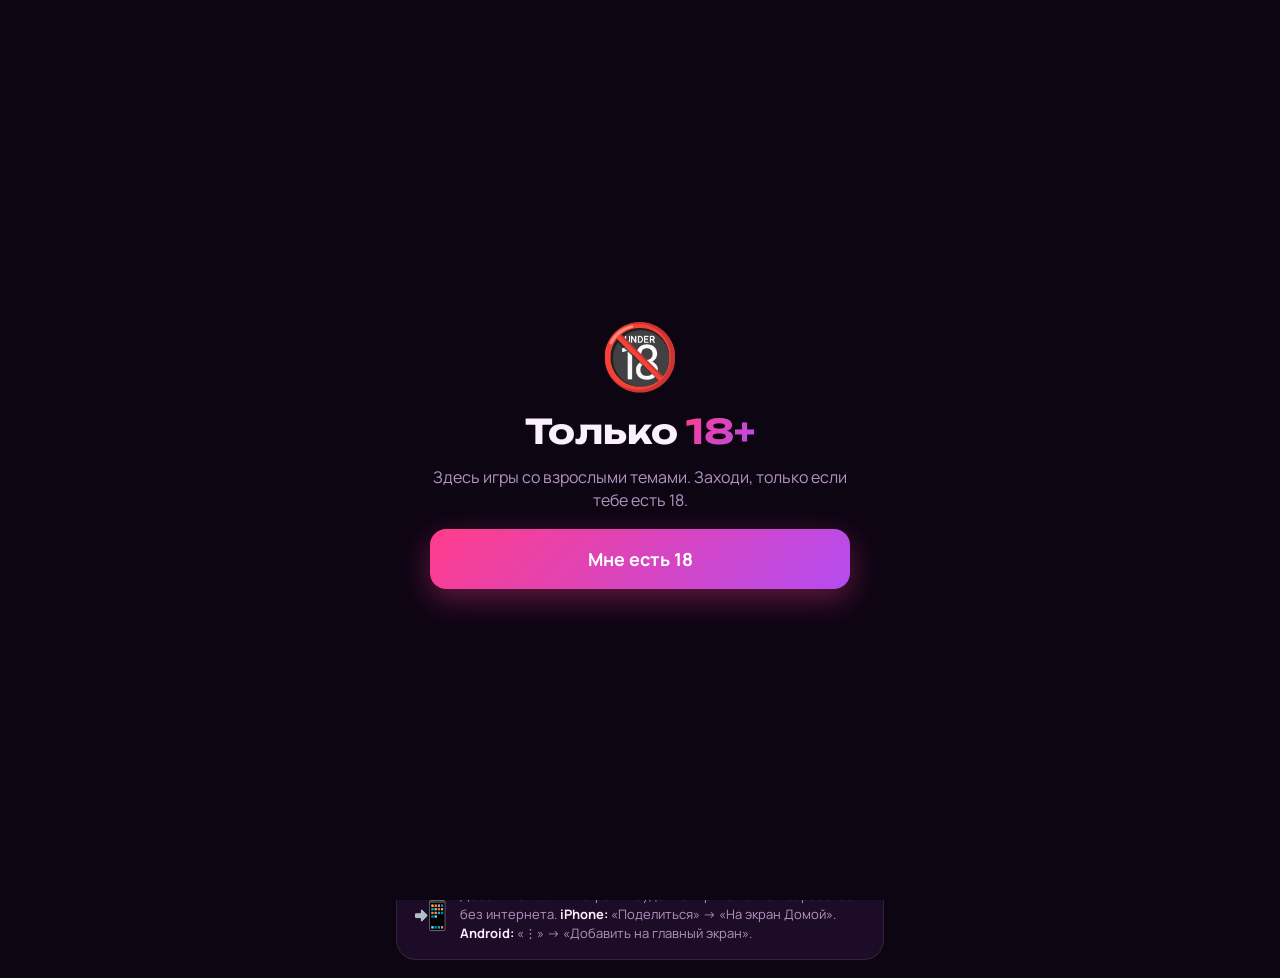
<file: index.html>
<!doctype html>
<html lang="ru">
<head>
<meta charset="utf-8">
<meta name="viewport" content="width=device-width, initial-scale=1, maximum-scale=1, user-scalable=no, viewport-fit=cover">
<meta name="theme-color" content="#0e0513">
<meta name="apple-mobile-web-app-capable" content="yes">
<meta name="mobile-web-app-capable" content="yes">
<meta name="apple-mobile-web-app-status-bar-style" content="black-translucent">
<meta name="apple-mobile-web-app-title" content="Тусим 18+">
<link rel="manifest" href="manifest.webmanifest">
<link rel="icon" href="icon.svg" type="image/svg+xml">
<link rel="apple-touch-icon" href="icon-192.png">
<link rel="preconnect" href="https://fonts.googleapis.com">
<link rel="preconnect" href="https://fonts.gstatic.com" crossorigin>
<link href="https://fonts.googleapis.com/css2?family=Manrope:wght@400;500;700;800&family=Unbounded:wght@600;700;800&display=swap" rel="stylesheet">
<link rel="stylesheet" href="common.css">
<title>Тусим 18+</title>
<style>
  .hero { padding: 10px 2px 2px; }
  .hero h1 { font-size: 40px; }
  .hero .sub { margin-top: 8px; }
  .games { display: grid; grid-template-columns: 1fr 1fr; gap: 12px; }
  .game {
    position: relative; overflow: hidden; display: flex; flex-direction: column; justify-content: space-between; gap: 18px;
    min-height: 168px; padding: 16px; border-radius: 22px; text-decoration: none; color: #fff;
    border: 1px solid rgba(255, 255, 255, 0.12); box-shadow: 0 12px 30px rgba(0, 0, 0, 0.35);
    transition: transform 0.12s ease;
  }
  .game:active { transform: scale(0.97); }
  .game.wide { grid-column: span 2; min-height: 150px; }
  .game .em { font-size: 40px; line-height: 1; filter: drop-shadow(0 4px 10px rgba(0, 0, 0, 0.3)); }
  .game .em.big-em { position: absolute; right: -10px; bottom: -18px; font-size: 120px; opacity: 0.9; transform: rotate(-12deg); }
  .game h3 { font-size: 19px; line-height: 1.15; }
  .game p { margin: 6px 0 0; font-size: 13px; line-height: 1.35; opacity: 0.85; max-width: 26ch; }
  .game .need { position: absolute; top: 12px; right: 12px; font-size: 12px; font-weight: 800; padding: 4px 8px; border-radius: 999px; background: rgba(0, 0, 0, 0.28); }
  .game.locked { filter: saturate(0.4) brightness(0.75); }
  .g-elias { background: linear-gradient(140deg, #ff3d8b, #a2269a); }
  .g-spy { background: linear-gradient(140deg, #3b2a8f, #121a4a); }
  .g-truth { background: linear-gradient(140deg, #ff7a45, #d9265e); }
  .g-never { background: linear-gradient(140deg, #0fa89a, #1d4f7a); }
  .g-who { background: linear-gradient(140deg, #8b5cf6, #4c1d95); }
  .install { display: flex; gap: 12px; align-items: center; }
  .install .em { font-size: 28px; }
</style>
</head>
<body>

<section class="screen active" id="home">
  <div class="hero">
    <h1>Тусим <span class="accent">18+</span></h1>
    <p class="sub">Игры на компанию: впиши всех один раз — дальше любые игры в пару тапов.</p>
  </div>

  <div class="panel">
    <h2>Игроки <span class="sub" id="pCount"></span></h2>
    <div id="playersBox"></div>
  </div>

  <div class="games" id="games"></div>

  <div class="panel install" id="installTip">
    <span class="em">📲</span>
    <p class="sub small">Добавь на главный экран — будет как приложение и заработает без интернета.
      <b style="color:var(--text)">iPhone:</b> «Поделиться» → «На экран Домой».
      <b style="color:var(--text)">Android:</b> «⋮» → «Добавить на главный экран».</p>
  </div>
</section>

<script src="common.js"></script>
<script>
const GAMES = [
  { href: "elias.html", cls: "g-elias wide", em: "🔥", title: "Элиас 18+", desc: "Объясняй слова команде на время. Команды соберутся сами.", min: 4, bigEm: true },
  { href: "spy.html", cls: "g-spy", em: "🕵️", title: "Шпион", desc: "Все знают локацию, кроме шпиона. Вычисли его.", min: 3 },
  { href: "truth.html", cls: "g-truth", em: "😈", title: "Правда или действие", desc: "Лайт или жара 18+.", min: 2 },
  { href: "cards.html?g=never", cls: "g-never", em: "🙊", title: "Я никогда не…", desc: "Кто делал — пьёт.", min: 2 },
  { href: "cards.html?g=who", cls: "g-who", em: "👉", title: "Кто скорее всего", desc: "На счёт три — все тычут пальцем.", min: 3 }
];

function renderGames(ps) {
  const n = ps.length;
  $("pCount").textContent = n ? n + " " + plural(n, "игрок", "игрока", "игроков") : "";
  $("games").innerHTML = GAMES.map(g => {
    const ok = n >= g.min;
    return `<a class="game ${g.cls} ${ok ? "" : "locked"}" href="${g.href}">
      <span class="need">${ok ? "✓" : "от " + g.min} 👥</span>
      <span class="em ${g.bigEm ? "big-em" : ""}">${g.em}</span>
      <div><h3>${g.title}</h3><p>${g.desc}</p></div>
    </a>`;
  }).join("");
}
function plural(n, one, few, many) {
  const m10 = n % 10, m100 = n % 100;
  if (m10 === 1 && m100 !== 11) return one;
  if (m10 >= 2 && m10 <= 4 && (m100 < 12 || m100 > 14)) return few;
  return many;
}

playersEditor($("playersBox"), renderGames);
if (window.matchMedia("(display-mode: standalone)").matches || navigator.standalone) $("installTip").style.display = "none";
ageGate();
</script>
</body>
</html>
</file>
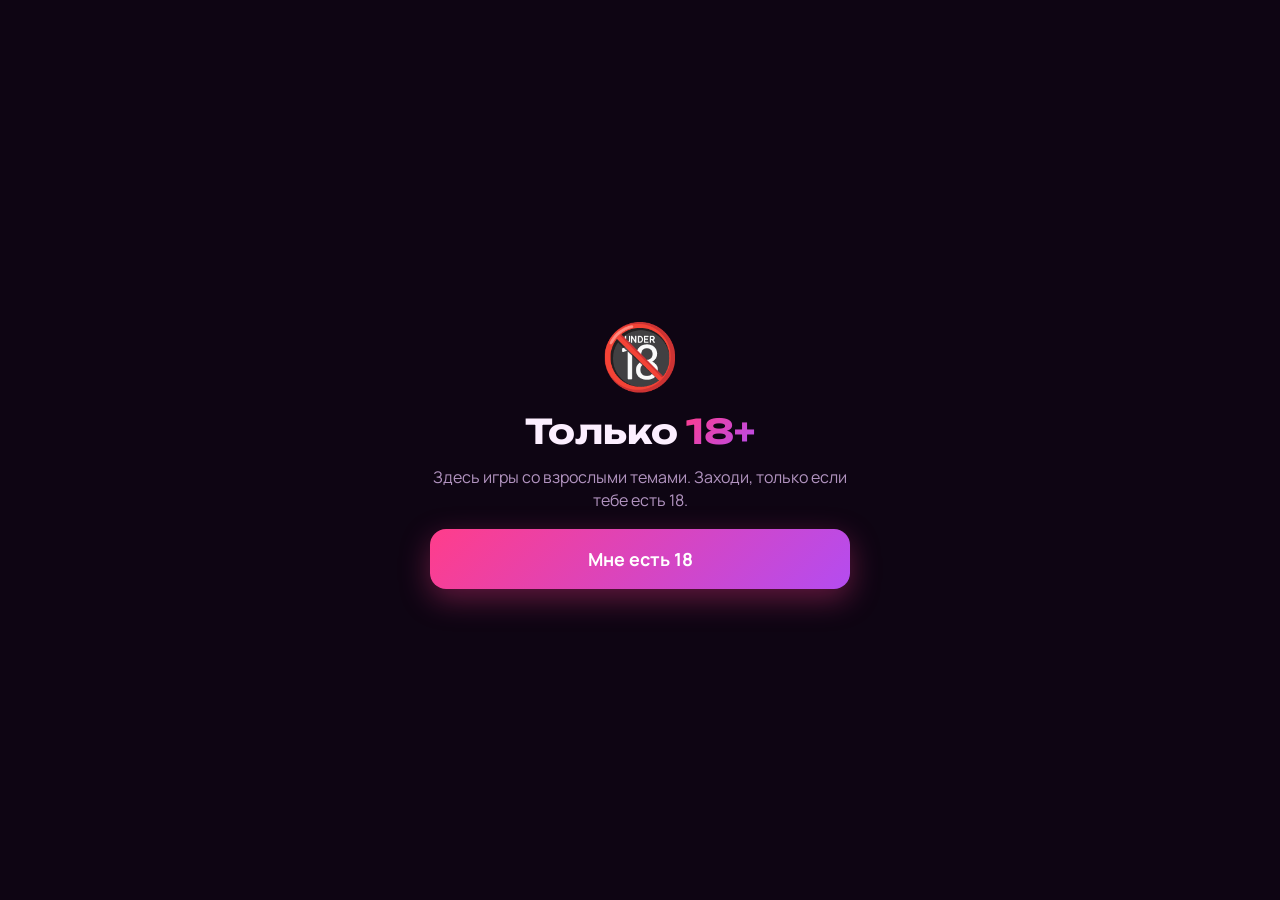
<file: cards.html>
<!doctype html>
<html lang="ru">
<head>
<meta charset="utf-8">
<meta name="viewport" content="width=device-width, initial-scale=1, maximum-scale=1, user-scalable=no, viewport-fit=cover">
<meta name="theme-color" content="#0e0513">
<meta name="apple-mobile-web-app-capable" content="yes">
<meta name="apple-mobile-web-app-status-bar-style" content="black-translucent">
<link rel="manifest" href="manifest.webmanifest">
<link rel="icon" href="icon.svg" type="image/svg+xml">
<link rel="apple-touch-icon" href="icon-192.png">
<link rel="preconnect" href="https://fonts.googleapis.com">
<link rel="preconnect" href="https://fonts.gstatic.com" crossorigin>
<link href="https://fonts.googleapis.com/css2?family=Manrope:wght@400;500;700;800&family=Unbounded:wght@600;700;800&display=swap" rel="stylesheet">
<link rel="stylesheet" href="common.css">
<title>Тусим 18+</title>
<style>
  #play { height: 100dvh; min-height: 0; overflow: hidden; }
  .count { text-align: center; color: var(--muted); font-weight: 700; font-variant-numeric: tabular-nums; }
  .deck { flex: 1; min-height: 0; position: relative; display: flex; align-items: center; justify-content: center; touch-action: none; }
  .qcard {
    position: relative; width: 100%; min-height: 360px; max-height: 70vh; border-radius: 30px; padding: 30px 24px;
    display: flex; flex-direction: column; justify-content: center; gap: 18px; text-align: center; color: #fff;
    background: var(--cardbg); box-shadow: 0 24px 60px rgba(0,0,0,0.5); border: 1px solid rgba(255,255,255,0.14);
    will-change: transform; cursor: grab;
  }
  .qcard.anim { transition: transform 0.28s ease, opacity 0.28s ease; }
  .qcard::before, .qcard::after { content: ""; position: absolute; left: 14px; right: 14px; height: 100%; border-radius: 30px; background: var(--cardbg); z-index: -1; opacity: 0.35; }
  .qcard::before { top: 10px; transform: scale(0.96); }
  .qcard::after { top: 20px; transform: scale(0.92); opacity: 0.18; }
  .qcard .lead { font-family: var(--display); font-size: 15px; letter-spacing: 1.5px; text-transform: uppercase; opacity: 0.85; }
  .qcard .q { font-size: clamp(24px, 7vw, 32px); font-weight: 800; line-height: 1.25; }
  .qcard .lvl { position: absolute; top: 16px; right: 18px; font-size: 18px; }
  .nav { display: grid; grid-template-columns: 64px 1fr; gap: 12px; }
  .nav .prev { padding: 0; font-size: 22px; }
  .hint-line { text-align: center; color: var(--muted); font-size: 13px; }
  .countdown { position: fixed; inset: 0; z-index: 10; display: none; align-items: center; justify-content: center; background: rgba(14,5,19,0.9); }
  .countdown.show { display: flex; }
  .countdown b { font-family: var(--display); font-size: 160px; animation: boom 0.9s ease; }
  @keyframes boom { from { transform: scale(2.2); opacity: 0; } 40% { opacity: 1; } to { transform: scale(1); } }
</style>
</head>
<body>

<section class="screen active" id="setup">
  <div class="top"><a class="back" href="./">←</a><div class="title" id="title"></div></div>
  <div class="panel center" style="padding:24px 16px">
    <div style="font-size:64px" id="bigEm"></div>
    <p class="sub" id="howto" style="margin-top:10px"></p>
  </div>
  <div class="panel">
    <h2>Накал</h2>
    <div class="seg" id="levelSeg">
      <button data-v="light">🙂 Лайт</button>
      <button data-v="hot">🔥 18+</button>
      <button data-v="mix">🎲 Микс</button>
    </div>
  </div>
  <button class="primary sticky-bottom" onclick="startGame()">Погнали</button>
</section>

<section class="screen" id="play">
  <div class="top"><button class="back" onclick="show('setup')">✕</button><div class="title" id="title2"></div></div>
  <div class="count" id="count"></div>
  <div class="deck" id="deck">
    <div class="qcard" id="qcard"><span class="lvl" id="lvl"></span><div class="lead" id="lead"></div><div class="q" id="q"></div></div>
  </div>
  <div class="hint-line">Свайп влево или кнопка — следующая карточка</div>
  <div class="nav">
    <button class="ghost prev" onclick="prev()">↶</button>
    <button class="primary" id="nextBtn" onclick="next()">Дальше</button>
  </div>
</section>

<div class="countdown" id="countdown"><b id="cdNum">3</b></div>

<script src="common.js"></script>
<script>
const GAMES = {
  never: {
    title: "Я никогда не…", em: "🙊", lead: "Я никогда не…", bg: "linear-gradient(150deg, #0fa89a, #1d4f7a)",
    howto: "Читаем фразу вслух. Кто это делал — пьёт глоток (или загибает палец). Загнул все пять — выбыл. Можно требовать подробностей!",
    light: [
      "врал(а), что уже выхожу, когда ещё лежал(а) в кровати","проезжал(а) свою остановку, потому что уснул(а)","ел(а) еду, упавшую на пол",
      "притворялся(лась), что говорю по телефону, чтобы ни с кем не общаться","сталкерил(а) бывшего(ую) в соцсетях","плакал(а) из-за мультика",
      "гуглил(а) себя","забывал(а) имя человека прямо во время разговора","передаривал(а) подарок","отправлял(а) сообщение не тому человеку",
      "врал(а) о своём возрасте","уходил(а) из кафе, не заплатив","читал(а) чужую переписку","делал(а) вид, что не заметил(а) знакомого на улице",
      "опаздывал(а) больше чем на час","притворялся(лась) больным(ой), чтобы не идти на работу или учёбу","танцевал(а) на столе",
      "ел(а) торт прямо из коробки ночью","смотрел(а) сериал целиком за одни выходные","ругался(лась) с незнакомцем в интернете",
      "делал(а) татуировку, о которой жалею","ночевал(а) на вокзале или в аэропорту","попадал(а) в полицию","списывал(а) на экзамене и попался(лась)",
      "звонил(а) кому-то случайно из кармана в неловкий момент","говорил(а) «я тоже», когда официант сказал «приятного аппетита»"
    ],
    hot: [
      "целовался(лась) с человеком своего пола","занимался(лась) сексом в машине","отправлял(а) нюдсы","просыпался(лась) рядом с человеком, чьё имя не помню",
      "целовался(лась) с кем-то из этой комнаты","занимался(лась) сексом на природе","притворялся(лась) в постели","ходил(а) в стрип-клуб",
      "смотрел(а) порно вместе с партнёром","изменял(а)","был(а) любовником / любовницей занятого человека","занимался(лась) сексом в первый вечер знакомства",
      "покупал(а) что-то в секс-шопе","пользовался(лась) наручниками","писал(а) бывшему(ей) пьяным(ой)","спал(а) с бывшим(ей) после расставания",
      "знакомился(лась) в приложении ради одной ночи","занимался(лась) сексом в общественном месте","попадался(лась) родителям в процессе",
      "занимался(лась) сексом втроём","мечтал(а) о ком-то из этой комнаты","целовался(лась) с двумя людьми за один вечер","устраивал(а) стриптиз для партнёра",
      "занимался(лась) сексом на работе","делал(а) интимные фото","был(а) на нудистском пляже","занимался(лась) сексом по телефону",
      "просыпался(лась) не дома и не понимал(а), где я","флиртовал(а) ради бесплатного коктейля","ставил(а) засос на видном месте",
      "встречался(лась) с кем-то сильно старше","пробовал(а) ролевые игры","врал(а) о количестве партнёров","занимался(лась) сексом в душе",
      "терял(а) нижнее бельё на вечеринке","уходил(а) утром тихо, пока человек спал","целовался(лась) с другом / подругой «просто так»",
      "встречался(лась) с двумя одновременно"
    ]
  },
  who: {
    title: "Кто скорее всего", em: "👉", lead: "Кто скорее всего…", bg: "linear-gradient(150deg, #8b5cf6, #4c1d95)", countdown: true,
    howto: "Читаем вопрос, жмём «Дальше» — пойдёт отсчёт 3-2-1. На «ноль» все одновременно показывают пальцем на того, кто скорее всего так сделает. У кого больше всех пальцев — пьёт или объясняется.",
    light: [
      "станет миллионером","опоздает на собственную свадьбу","попадёт в новости","выживет в зомби-апокалипсисе","уснёт на вечеринке первым",
      "потеряет телефон сегодня","станет блогером","уедет жить на Бали","забудет день рождения лучшего друга","съест последний кусок пиццы",
      "заплачет на фильме","поругается с таксистом","начнёт бизнес и прогорит","первым женится / выйдет замуж","не отдаст микрофон в караоке",
      "напишет книгу","попадёт в тюрьму","станет политиком","заведёт десять котов","проспит самолёт","выиграет в лотерею и всё спустит за неделю",
      "станет звездой тиктока в 50 лет"
    ],
    hot: [
      "переспит с кем-то в первый вечер знакомства","напишет бывшему(ей) сегодня ночью","проснётся завтра не дома","окажется на нудистском пляже",
      "заведёт Онлифанс","станцует стриптиз сегодня","изменит","женится в Вегасе по пьяни","поцелует незнакомца в клубе","снимет хоум-видео",
      "купит наручники","будет встречаться с человеком на 20 лет старше","согласится на тройничок","отправит нюдс не тому человеку",
      "затащит всех в стрип-клуб","переспит с бывшим(ей)","закрутит служебный роман","будет громче всех за стенкой","проиграет в покер на раздевание",
      "заведёт тайный роман","попадётся с поличным","закажет стриптизёра на день рождения","проснётся с засосом","напьётся первым сегодня",
      "поцелует кого-то из этой комнаты до конца вечера","соблазнит бармена ради бесплатных шотов"
    ]
  }
};

const id = new URLSearchParams(location.search).get("g") === "who" ? "who" : "never";
const G = GAMES[id];
document.title = G.title;
$("title").textContent = $("title2").textContent = G.title;
$("bigEm").textContent = G.em;
$("howto").textContent = G.howto;
document.documentElement.style.setProperty("--cardbg", G.bg);

let settings = Object.assign({ level: "mix" }, load("cards_" + id) || {});
document.querySelectorAll("#levelSeg button").forEach(b => b.onclick = () => { settings.level = b.dataset.v; renderSeg(); });
function renderSeg() { document.querySelectorAll("#levelSeg button").forEach(b => b.classList.toggle("on", b.dataset.v === settings.level)); }
renderSeg();

let cards = [], pos = 0;
function startGame() {
  store("cards_" + id, settings);
  const lv = settings.level;
  const L = G.light.map(q => ({ q, hot: false })), H = G.hot.map(q => ({ q, hot: true }));
  cards = shuffle(lv === "light" ? L : lv === "hot" ? H : L.concat(H));
  pos = 0;
  render();
  show("play");
  wantAwake();
}
function render() {
  const c = cards[pos];
  $("lead").textContent = G.lead;
  $("q").textContent = c.q.charAt(0).toUpperCase() + c.q.slice(1);
  $("lvl").textContent = c.hot ? "🔥" : "";
  $("count").textContent = `${pos + 1} / ${cards.length}`;
  $("nextBtn").textContent = G.countdown ? "👉 Отсчёт 3-2-1" : pos === cards.length - 1 ? "Перемешать заново" : "Дальше";
}
function fly(dir, cb) {
  const el = $("qcard");
  el.classList.add("anim");
  el.style.transform = `translateX(${dir * -130}%) rotate(${dir * -18}deg)`;
  el.style.opacity = 0;
  setTimeout(() => {
    cb();
    el.classList.remove("anim");
    el.style.transform = `translateX(${dir * 40}%)`;
    requestAnimationFrame(() => { el.classList.add("anim"); el.style.transform = ""; el.style.opacity = 1; });
  }, 230);
}
let counting = false;
function next() {
  if (counting) return;
  if (G.countdown) return countdown(() => advance());
  advance();
}
function advance() {
  buzz(20);
  fly(1, () => { pos++; if (pos >= cards.length) { shuffle(cards); pos = 0; } render(); });
}
function prev() {
  if (pos === 0 || counting) return;
  fly(-1, () => { pos--; render(); });
}
// Отсчёт 3-2-1 для «Кто скорее всего», потом показываем следующий вопрос
function countdown(done) {
  counting = true;
  const box = $("countdown"), num = $("cdNum");
  let n = 3;
  box.classList.add("show");
  const tick = () => {
    if (n === 0) {
      num.textContent = "👉"; num.style.animation = "none"; void num.offsetWidth; num.style.animation = "";
      buzz([80, 40, 200]); beep(990, 0.3, 0.2);
      setTimeout(() => { box.classList.remove("show"); counting = false; done(); }, 1100);
      return;
    }
    num.textContent = n; num.style.animation = "none"; void num.offsetWidth; num.style.animation = "";
    beep(660, 0.12, 0.12); buzz(30);
    n--;
    setTimeout(tick, 800);
  };
  tick();
}

// Свайп карточки
(function () {
  const deck = $("deck"), el = $("qcard");
  let sx = null, dx = 0;
  deck.addEventListener("pointerdown", e => { if (counting) return; sx = e.clientX; dx = 0; el.classList.remove("anim"); deck.setPointerCapture(e.pointerId); });
  deck.addEventListener("pointermove", e => { if (sx === null) return; dx = e.clientX - sx; el.style.transform = `translateX(${dx}px) rotate(${dx / 25}deg)`; });
  const end = () => {
    if (sx === null) return;
    sx = null;
    if (dx < -70) next();
    else if (dx > 70 && pos > 0) prev();
    else { el.classList.add("anim"); el.style.transform = ""; }
    if (G.countdown && dx < -70) { el.classList.add("anim"); el.style.transform = ""; }
  };
  deck.addEventListener("pointerup", end);
  deck.addEventListener("pointercancel", end);
})();

ageGate();
</script>
</body>
</html>
</file>
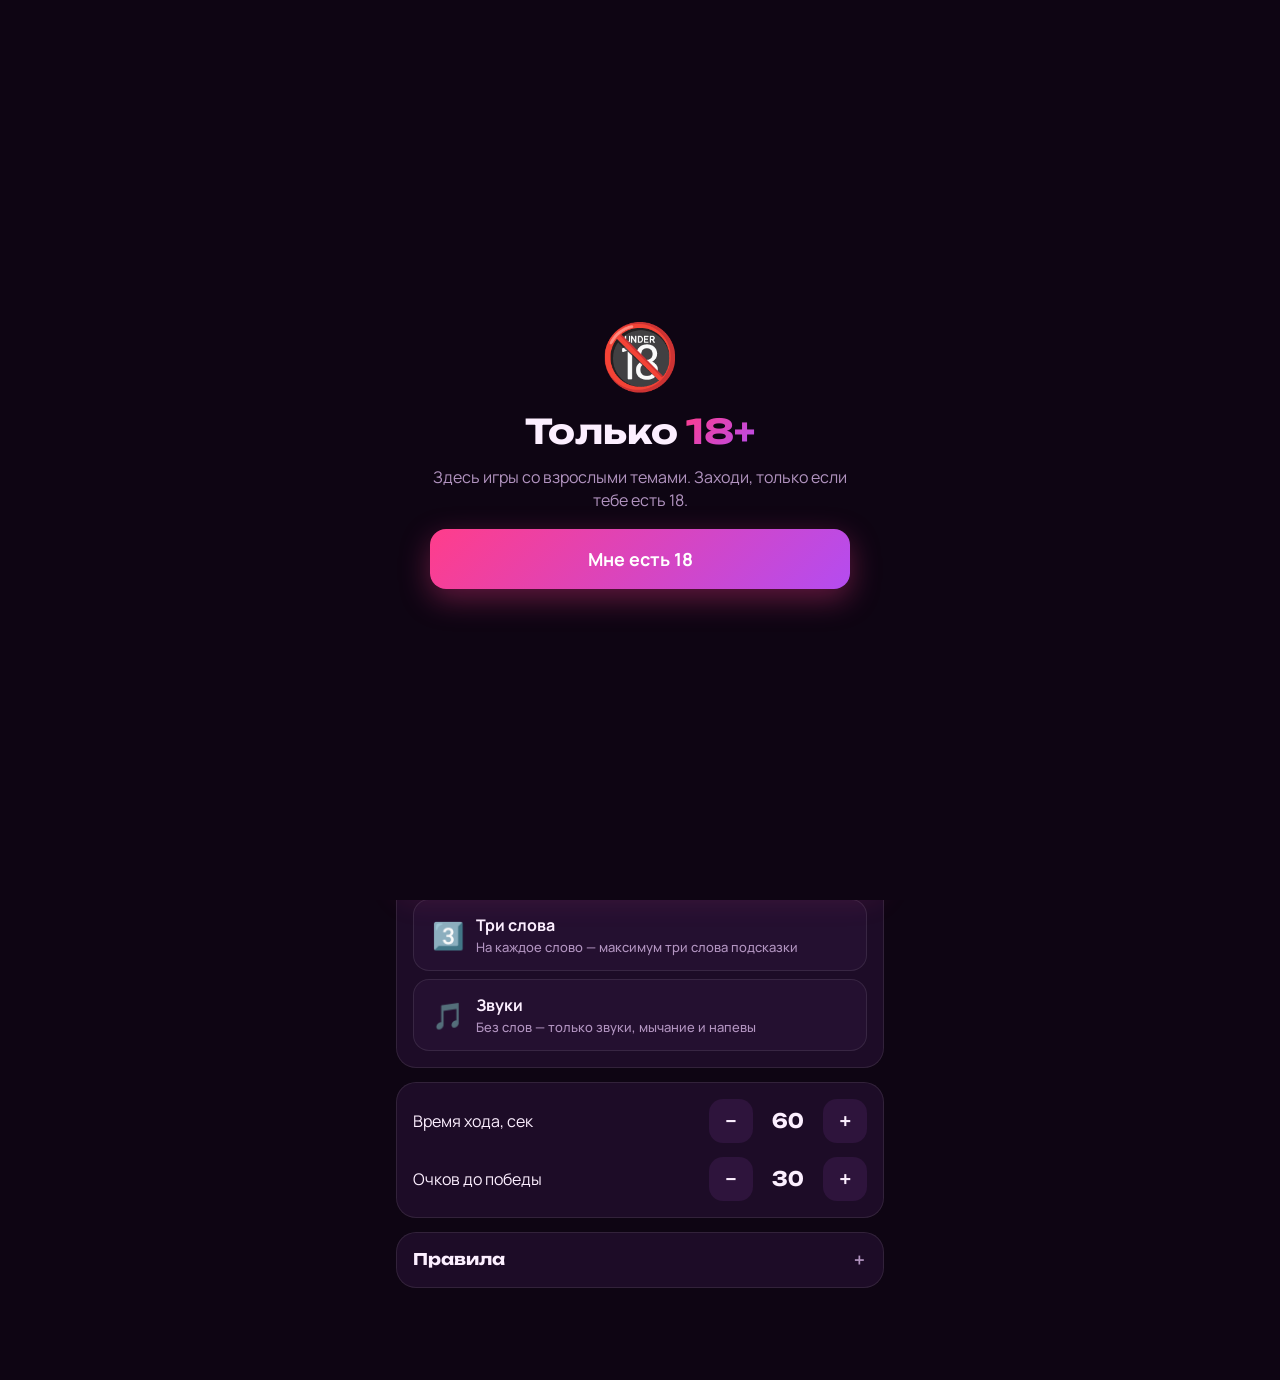
<file: elias.html>
<!doctype html>
<html lang="ru">
<head>
<meta charset="utf-8">
<meta name="viewport" content="width=device-width, initial-scale=1, maximum-scale=1, user-scalable=no, viewport-fit=cover">
<meta name="theme-color" content="#0e0513">
<meta name="apple-mobile-web-app-capable" content="yes">
<meta name="apple-mobile-web-app-status-bar-style" content="black-translucent">
<link rel="manifest" href="manifest.webmanifest">
<link rel="icon" href="icon.svg" type="image/svg+xml">
<link rel="apple-touch-icon" href="icon-192.png">
<link rel="preconnect" href="https://fonts.googleapis.com">
<link rel="preconnect" href="https://fonts.gstatic.com" crossorigin>
<link href="https://fonts.googleapis.com/css2?family=Manrope:wght@400;500;700;800&family=Unbounded:wght@600;700;800&display=swap" rel="stylesheet">
<link rel="stylesheet" href="common.css">
<title>Элиас 18+</title>
<style>
  .modes { display: flex; flex-direction: column; gap: 8px; }
  .mode { text-align: left; display: flex; gap: 12px; align-items: center; border: 1px solid var(--line); background: var(--card); }
  .mode .em { font-size: 26px; }
  .mode .d { display: block; color: var(--muted); font-size: 13px; font-weight: 500; margin-top: 2px; }
  .mode.on { border-color: var(--pink); background: rgba(255, 61, 139, 0.12); }
  .team-prev { display: flex; flex-direction: column; gap: 8px; margin-top: 14px; }
  .team-card { border-radius: 16px; padding: 12px 14px; background: var(--card); border: 1px solid var(--line); border-left: 4px solid var(--c); }
  .team-card b { font-family: var(--display); font-size: 15px; }
  .team-card .m { color: var(--muted); font-size: 14px; margin-top: 4px; }
  .note { color: var(--amber); font-size: 14px; margin-top: 12px; }

  /* Игра */
  #game { height: 100dvh; min-height: 0; overflow: hidden; }
  .gtop { display: flex; justify-content: space-between; align-items: center; gap: 8px; }
  .timer { font-family: var(--display); font-size: 34px; font-weight: 800; font-variant-numeric: tabular-nums; min-width: 64px; }
  .timer.low { color: var(--red); animation: pulse 1s infinite; }
  @keyframes pulse { 50% { opacity: 0.5; } }
  .tally { display: flex; gap: 14px; font-weight: 800; font-size: 18px; }
  .tally .g { color: var(--green); } .tally .s { color: var(--red); }
  .timebar { height: 6px; background: rgba(255,255,255,0.07); border-radius: 3px; overflow: hidden; }
  .timebar i { display: block; height: 100%; background: var(--grad); transition: width 0.1s linear; }
  .who-now { text-align: center; color: var(--muted); font-size: 14px; }
  .who-now b { color: var(--text); }
  .stage { flex: 1; min-height: 0; position: relative; display: flex; flex-direction: column; align-items: center; justify-content: center; gap: 14px; touch-action: none; }
  .hint { color: var(--muted); font-size: 14px; font-weight: 700; }
  .hint.up { color: var(--green); } .hint.down { color: var(--red); }
  .card {
    width: 100%; min-height: 250px; max-height: 58vh; border-radius: 28px; background: linear-gradient(160deg, var(--card2), var(--card));
    border: 2px solid var(--line); display: flex; flex-direction: column; align-items: center; justify-content: center; gap: 10px;
    padding: 24px; text-align: center; font-family: var(--display); font-size: clamp(28px, 8.5vw, 42px); font-weight: 700; line-height: 1.15;
    box-shadow: 0 24px 60px rgba(0,0,0,0.5); cursor: grab; will-change: transform; word-break: break-word; hyphens: auto;
  }
  .card .cat { font-family: var(--body); font-size: 13px; font-weight: 700; color: var(--muted); }
  .card.anim { transition: transform 0.25s ease, opacity 0.25s ease, border-color 0.15s; }
  .card.to-up { border-color: var(--green); box-shadow: 0 0 40px rgba(46,229,157,0.25); }
  .card.to-down { border-color: var(--red); box-shadow: 0 0 40px rgba(255,77,94,0.25); }
  .btns { display: grid; grid-template-columns: 1fr 1fr; gap: 12px; }
  .btns button { padding: 20px; font-size: 17px; }
  .btn-skip { background: rgba(255,77,94,0.14); color: var(--red); border: 1px solid rgba(255,77,94,0.6); }
  .btn-ok { background: rgba(46,229,157,0.14); color: var(--green); border: 1px solid rgba(46,229,157,0.6); }
  .pause-layer { position: absolute; inset: 0; display: none; align-items: center; justify-content: center; flex-direction: column; gap: 14px; background: rgba(14,5,19,0.94); border-radius: 28px; z-index: 5; }
  .pause-layer.show { display: flex; }
  .lastword { display: none; flex-direction: column; gap: 10px; }
  .lastword.show { display: flex; }
  .banner { text-align: center; background: var(--grad); color: #fff; border-radius: 16px; padding: 12px; font-weight: 800; }
  .team-btns { display: grid; grid-template-columns: 1fr 1fr; gap: 8px; }

  .review-list { display: flex; flex-direction: column; gap: 6px; }
  .rv { display: flex; justify-content: space-between; align-items: center; gap: 10px; padding: 10px 12px; border-radius: 14px; background: var(--card); }
  .rv .w { font-weight: 700; }
  .rv button { padding: 10px 14px; min-width: 56px; }
  .rv button.ok { background: var(--green); color: #0b2a1e; }
  .rv button.no { background: var(--red); color: #fff; }
  .rv select { background: var(--bg2); color: var(--text); border: 1px solid var(--line); border-radius: 10px; padding: 9px; font: inherit; max-width: 50%; }
  .dare { font-size: 19px; font-weight: 700; line-height: 1.4; padding: 14px 4px; }
</style>
</head>
<body>

<!-- Настройки -->
<section class="screen active" id="setup">
  <div class="top"><a class="back" href="./">←</a><div class="title">Элиас <span class="accent">18+</span></div></div>

  <div class="panel">
    <h2>Команды</h2>
    <div class="seg" id="teamModeSeg">
      <button data-v="auto">👥 Из игроков</button>
      <button data-v="manual">✍️ Вручную</button>
    </div>
    <div id="autoBox" style="margin-top:14px">
      <div id="playersBox"></div>
      <div class="stepper" style="margin-top:14px"><span>Сколько команд</span>
        <div class="ctrl"><button onclick="stepTeams(-1)">−</button><span class="val" id="teamCountVal">2</span><button onclick="stepTeams(1)">+</button></div></div>
      <div id="teamPrev" class="team-prev"></div>
      <button class="ghost wide" id="reshuffleBtn" style="margin-top:10px" onclick="splitTeams(); renderPreview()">🎲 Перемешать команды</button>
      <div class="note" id="autoNote"></div>
    </div>
    <div id="manualBox" style="margin-top:14px">
      <div id="teamInputs"></div>
      <button class="ghost wide" style="margin-top:10px" onclick="addManualTeam()">+ Команда</button>
    </div>
  </div>

  <div class="panel">
    <h2>Темы <span class="sub" id="wordsCount"></span></h2>
    <div class="chips" id="cats"></div>
  </div>

  <div class="panel">
    <h2>Режим</h2>
    <div class="modes" id="modes"></div>
  </div>

  <div class="panel">
    <div class="stepper"><span>Время хода, сек</span>
      <div class="ctrl"><button onclick="step('time',-10)">−</button><span class="val" id="timeVal"></span><button onclick="step('time',10)">+</button></div></div>
    <div class="stepper"><span>Очков до победы</span>
      <div class="ctrl"><button onclick="step('target',-5)">−</button><span class="val" id="targetVal"></span><button onclick="step('target',5)">+</button></div></div>
  </div>

  <details class="panel rules">
    <summary>Правила</summary>
    <ul>
      <li>Объясняй слово, не называя его и однокоренные.</li>
      <li>Свайп <b>вверх</b> — отгадали (+1). Свайп <b>вниз</b> — пропуск.</li>
      <li>Пропуск <b>без штрафа</b> — очки не снимаются.</li>
      <li>Когда время вышло, <b>последнее слово — общее</b>: отгадать может любая команда, очко получает та, что успела первой.</li>
      <li>Объясняющие в команде меняются по кругу каждый ход.</li>
      <li>Побеждает команда, первой набравшая нужное число очков (по итогам полного круга).</li>
    </ul>
  </details>
  <button class="primary sticky-bottom" id="startBtn" onclick="startGame()">Начать игру</button>
</section>

<!-- Табло -->
<section class="screen" id="board">
  <div class="top"><a class="back" href="./">←</a><div class="title" id="boardTitle">Счёт</div></div>
  <div id="boardTags" class="chips"></div>
  <div class="scores" id="scores"></div>
  <div class="panel center">
    <p class="sub">Ход команды</p>
    <p class="big" id="nextTeam" style="font-size:30px;margin-top:6px"></p>
    <p class="sub" id="nextWho" style="margin-top:10px"></p>
    <p class="sub small" id="modeHint" style="margin-top:8px"></p>
  </div>
  <button class="primary" onclick="startRound()">Поехали!</button>
  <button class="ghost" id="newGameBtn">Новая игра</button>
</section>

<!-- Ход -->
<section class="screen" id="game">
  <div class="gtop">
    <div class="timer" id="timer">60</div>
    <div class="tally"><span class="g" id="cntOk">✓ 0</span><span class="s" id="cntSkip">✗ 0</span></div>
    <button class="ghost icon-btn" id="pauseBtn" onclick="pauseRound()">⏸</button>
  </div>
  <div class="timebar"><i id="timebar"></i></div>
  <div class="who-now" id="whoNow"></div>
  <div class="stage" id="stage">
    <div class="hint up">↑ Отгадали</div>
    <div class="card" id="card"><span class="cat" id="cardCat"></span><span id="cardWord"></span></div>
    <div class="hint down">↓ Пропустить</div>
    <div class="pause-layer" id="pauseLayer">
      <p class="big" style="font-size:30px">Пауза</p>
      <button class="primary" onclick="resumeRound()">Продолжить</button>
    </div>
  </div>
  <div class="btns" id="playBtns">
    <button class="btn-skip" onclick="answer(false)">✗ Пропуск</button>
    <button class="btn-ok" onclick="answer(true)">✓ Отгадали</button>
  </div>
  <div class="lastword" id="lastword">
    <div class="banner">⏰ Время! Последнее слово — общее. Кто отгадал?</div>
    <div class="team-btns" id="lastBtns"></div>
  </div>
</section>

<!-- Итоги хода -->
<section class="screen" id="review">
  <h2 class="center" style="margin-top:6px">Итоги хода</h2>
  <p class="sub center small">Можно поправить, если ошиблись со свайпом</p>
  <p class="big" id="roundPts" style="font-size:30px">+0</p>
  <div class="review-list" id="reviewList"></div>
  <button class="primary sticky-bottom" onclick="confirmRound()">Готово</button>
</section>

<!-- Победа -->
<section class="screen" id="win">
  <div class="gate">
    <div style="font-size:64px">🏆</div>
    <p class="sub">Победила команда</p>
    <p class="big" id="winner"></p>
    <div class="scores" id="finalScores"></div>
    <div class="panel">
      <p class="sub small" id="dareFor">Задание для проигравших</p>
      <div class="dare" id="dare">Крути — выпадет задание 😈</div>
      <button class="ghost wide" onclick="rollDare()">🎲 Случайное задание</button>
    </div>
    <button class="primary" onclick="startGame(true)">Реванш</button>
    <a class="btn ghost" href="./">Другие игры</a>
  </div>
</section>

<script src="common.js"></script>
<script>
// ---------- Слова ----------
const CATEGORIES = [
  { id: "adult", name: "🔞 Пошлое", words: [
    "Презерватив","Оргазм","Стриптиз","Вибратор","Наручники","Плётка","Эротика","Бордель","Любовница","Любовник",
    "Засос","Секс по телефону","Нижнее бельё","Стринги","Бюстгальтер","Чулки","Кружевное бельё","Смазка",
    "Виагра","Эрекция","Девственность","Первая брачная ночь","Свингеры","Тройничок","Оргия","БДСМ","Стоп-слово",
    "Ролевые игры","Костюм медсестры","Костюм горничной","Кляп","Повязка на глаза","Эротический массаж","Массажное масло","Отель на час","Секс-шоп",
    "Камасутра","Поза наездницы","Миссионерская поза","Шестьдесят девять","Прелюдия","Эрогенная зона","Точка G","Грудь","Ягодицы","Соски",
    "Интимная стрижка","Бразильская эпиляция","Эскорт","Сутенёр","Ночная бабочка","Стриптизёр","Пилон","Приватный танец",
    "Нюдсы","Секстинг","Вебкам","Онлифанс","Папик","Содержанка","Альфонс","Жиголо","Секс на одну ночь",
    "Противозачаточные","Утренняя таблетка","Пояс верности","Воздержание","Мастурбация","Фаллоимитатор","Страпон","Анальная пробка","Надувная кукла",
    "Эротический сон","Утренний стояк","Казанова","Плейбой","Зайчик Плейбоя","Пятьдесят оттенков серого","Основной инстинкт","Порнозвезда","Фетиш",
    "Фут-фетиш","Латекс","Корсет","Пеньюар","Нудистский пляж","Эксгибиционист","Вуайерист","Покер на раздевание",
    "Царапины на спине","Секс в машине","Секс в лифте","Секс на пляже","Квартал красных фонарей",
    "Феромоны","Афродизиак","Клубника со сливками","Взбитые сливки","Кубик льда","Шёлковые простыни","Зеркало на потолке",
    "Извращенец","Пояс для чулок","Конкурс мокрых маек","Гоу-гоу","Бурлеск","Тверк","Стрип-клуб","Чаевые в трусы","Эротический календарь",
    "Шлепок по попе","Тантрический секс","Либидо","Возбуждение","Стон","Похоть","Квики","Секс по дружбе","Раздевание",
    "Наручники с мехом","Кожаный костюм","Плохая девочка","Секс-игрушка","Порнхаб","Домашнее видео","Режим инкогнито","Удалить историю браузера",
    "Сексолог","Импотенция","Преждевременная эякуляция","Симулировать оргазм","Головная боль (отмазка)","Супружеский долг",
    "Презерватив порвался","Скрипучая кровать","Тонкие стены","Ложечка (поза)","Водяная кровать","Шибари","Доминатрикс",
    "Госпожа","Ошейник","Поводок","Сексуальная медсестра","Полицейская форма","Школьная форма","Обмен партнёрами","Групповой секс","Целибат"
  ]},
  { id: "party", name: "🍾 Вечеринка", words: [
    "Похмелье","Текила","Бодишот","Шампанское","Кальян","Абсент","Шот","Танец на столе","Мальчишник","Девичник",
    "Торт с сюрпризом","Ночной клуб","Фейсконтроль","Бармен","Диджей","Караоке","Бутылочка","Правда или действие","Я никогда не",
    "Твистер","Пивной понг","Глинтвейн","Мохито","Кровавая Мэри","Ёрш","Опохмел","Рассол","Минералка утром","Белый друг (унитаз)",
    "Тамада","Тост","Брудершафт","Пьяный звонок бывшей","Афтепати","Вписка","Соседи вызвали полицию","Танцпол","Стробоскоп","Дресс-код",
    "Вечеринка в бассейне","Пижамная вечеринка","Хэллоуин","Новогодний корпоратив","Корпоратив","Тимбилдинг","Шашлыки","Баня","Веник","Сауна",
    "Кофе с коньяком","Лас-Вегас","Что было в Вегасе","Казино","Ставка на красное","Клубная печать на руке","Потерянный телефон","Такси домой","Фото, которое лучше удалить","Сторис в три ночи",
    "Кружка пива","Винная карта","Сомелье","Пробка от шампанского","Конфетти","Дискошар","Гоу-гоу танцовщица","Хоровод","Конкурс на свадьбе","Букет невесты"
  ]},
  { id: "love", name: "💘 Отношения", words: [
    "Измена","Флирт","Медовый месяц","Любовный треугольник","Служебный роман","Тайный роман","Бывший","Бывшая","Свидание вслепую","Тиндер",
    "Свайп вправо","Мэтч","Френдзона","Друзья с привилегиями","Открытые отношения","Ревность","Сцена ревности","Брачный договор","Развод","Алименты",
    "Тест на беременность","Предложение руки и сердца","Кольцо в бокале","Знакомство с родителями","Тёща","Свекровь","Валентинка","Букет роз","Ужин при свечах","Романтика",
    "Поцелуй под омелой","Французский поцелуй","Обнимашки","Ник в телефоне","Прочитал и не ответил","Игнор","Бан в соцсетях","Лайк на старое фото","Сталкерить бывшую","Гостевой брак",
    "Отношения на расстоянии","Седина в бороду","Кризис среднего возраста","Мама сказала","Подкаблучник","Альфа-самец","Роковая женщина","Бабник","Сердцеед","Недотрога",
    "Пикапер","Подкат","Комплимент","Бабочки в животе","Любовь с первого взгляда","Химия","Первое свидание","Кто платит в ресторане","Помада на воротнике","Трусики в кармане",
    "Поймали с поличным","Прятаться в шкафу","Сосед за стенкой","Зайдёшь на кофе?","Провожу до дома","Утро после","Совместная ипотека","Кот на двоих","Годовщина","Брачная ночь"
  ]},
  { id: "memes", name: "📱 Мемы", words: [
    "Кринж","Рофл","Краш","Вайб","Душнила","Абьюз","Газлайтинг","Токсик","Ред флаг","Зумер",
    "Бумер","Миллениал","Тикток","Сторис","Рилс","Стример","Донат","Подписка","Лайк","Хейтер",
    "Тролль","Бот","Мем","Стикерпак","Голосовое сообщение","Кружочек в телеграме","Эмодзи","Скриншот","Фотошоп","Фильтр",
    "Селфи","Инфлюенсер","Блогер","Коллаборация","Хайп","Вирусное видео","Челлендж","Прямой эфир","Комментарии","Отписка",
    "Нейросеть","Чат-бот","Дипфейк","Пароль от вайфая","Зарядка","Павербанк","Разбитый экран","Режим полёта","Бан","Модератор",
    "Капча","Куки","Спам","Мошенники звонят","Код из СМС","Ок, бумер","Сигма","Скуф","Альтушка","Тюбик",
    "Имба","Нуб","Читер","Донат в игре","Лутбокс","Катка","Гача","Спидран","Скибиди","Брейнрот"
  ]},
  { id: "awkward", name: "😳 Неловкое", words: [
    "Ширинка расстёгнута","Петрушка в зубах","Перепутал имя","Ответил «и тебе»","Помахал не тому","Застрял в двери","Упал на ровном месте","Отправил не в тот чат","Мама зашла без стука","Тонкие стены в отеле",
    "Голос сломался","Урчит живот","Икота","Чихнул в лицо","Обознался","Забыл имя","Порвались штаны","Пятно на рубашке","Камера включена","Микрофон не выключен",
    "Встреча с бывшей","Одинаковое платье","Лифт застрял","Кончилась туалетная бумага","Засор в гостях","Карта не прошла","Сдача мелочью","Неудачная шутка","Тишина за столом","Сказал тост и забыл",
    "Пердёж в лифте","Носок с дыркой","Лайкнул старое фото","Отправил голосовое случайно","Звонок от мамы в клубе","Спалился","Подслушали разговор","Будильник на паре","Заснул на совещании","Храп",
    "Перепутал туалет","Чужой ребёнок назвал папой","Забыл день рождения","Подарок передарил","Сказал «я тебя люблю» первым","Пьяный танец","Видео с корпоратива","Познакомиться с тёщей","Врач-мужчина","Голым перед курьером"
  ]},
  { id: "classic", name: "🙂 Обычные", words: [
    "Холодильник","Парашют","Футбол","Космонавт","Пицца","Самолёт","Гитара","Пингвин","Учитель","Метро",
    "Радуга","Вулкан","Динозавр","Пират","Робот","Супергерой","Зубная щётка","Будильник","Микроволновка","Пылесос",
    "Снеговик","Ёлка","Дед Мороз","Аквариум","Бассейн","Зоопарк","Цирк","Клоун","Фокусник","Шахматы",
    "Велосипед","Скейтборд","Парикмахер","Пожарный","Полицейский","Стоматолог","Шаурма","Суши","Борщ","Пельмени",
    "Самокат","Палатка","Костёр","Рыбалка","Компас","Карта сокровищ","Телескоп","Луна","Комета","Инопланетянин",
    "Вампир","Зомби","Призрак","Русалка","Дракон","Единорог","Карусель","Батут","Американские горки","Попкорн"
  ]}
];

const MODES = [
  { id: "classic", em: "🗣", name: "Классика", desc: "Объясняй словами, как обычно" },
  { id: "croc", em: "🐊", name: "Крокодил", desc: "Только жесты и мимика, ни звука" },
  { id: "three", em: "3️⃣", name: "Три слова", desc: "На каждое слово — максимум три слова подсказки" },
  { id: "sounds", em: "🎵", name: "Звуки", desc: "Без слов — только звуки, мычание и напевы" }
];

const TEAM_NAMES = ["Шалуны","Развратники","Горячие перцы","Пьяные утки","Ночные бабочки","Грязные танцы","Похотливые панды","Сладкие булочки",
  "Красные фонари","Мокрые майки","Тайные любовники","Бешеные кролики","Розовые наручники","Дикие кошки","Голодные волки","Шампанские брызги"];
const TEAM_COLORS = ["#ff3d8b", "#8b5cf6", "#2ee59d", "#ffb547", "#38d9f5", "#ff7a45", "#f472b6", "#a3e635"];

const DARES = [
  "Каждый из проигравших рассказывает свой самый неловкий момент на свидании.",
  "Проигравшие исполняют приватный танец под песню, которую выберут победители.",
  "Покажите последнее фото в галерее всем.",
  "Отправьте бывшему/бывшей сообщение «привет 🙂» (или выпейте шот).",
  "Каждый проигравший делает комплимент каждому победителю — с придыханием.",
  "Изобразите сцену из «Пятьдесят оттенков серого» без слов.",
  "Расскажите, кто из присутствующих вам больше всего нравится внешне.",
  "Проигравшие делают по шоту. Безалкогольный вариант — ложка горчицы.",
  "Целую минуту говорите с победителями только соблазнительным шёпотом.",
  "Покажите свою самую сексуальную походку через всю комнату.",
  "Ответьте честно на один любой вопрос от победителей.",
  "Поставьте на час аватарку, которую выберут победители.",
  "Опишите свой идеальный первый поцелуй максимально подробно.",
  "Сделайте массаж плеч каждому из победителей.",
  "Спойте припев любой песни максимально страстно.",
  "Прочитайте вслух последнее сообщение в своём телефоне.",
  "Признайтесь в своей самой странной фантазии (можно смягчить).",
  "Следующую игру проигравшие начинают с закрытыми глазами."
];

// ---------- Состояние ----------
const SAVE_KEY = "elias_save_v3";
let settings = Object.assign(
  { teamMode: "auto", teamCount: 2, manualTeams: ["Шалуны", "Развратники"], cats: ["adult", "party", "love"], mode: "classic", time: 60, target: 30 },
  load("elias_settings") || {}
);
settings.cats = settings.cats.filter(id => CATEGORIES.some(c => c.id === id));
if (!settings.cats.length) settings.cats = ["adult"];
let preview = [];   // авторазбивка: [{name, members}]
let teams = [];     // {name, score, members, ex, color}
let deck = [];
let state = { turn: 0 };

// ---------- Настройки ----------
document.querySelectorAll("#teamModeSeg button").forEach(b => b.onclick = () => { settings.teamMode = b.dataset.v; renderSetup(); });

function playersSig(ps) { return ps.join("\u0001"); }
let lastSig = null;
function onPlayersChange(ps) {
  const sig = playersSig(ps);
  if (sig !== lastSig) { lastSig = sig; splitTeams(); }
  renderPreview();
}
function maxTeams() { return Math.max(2, Math.floor(Players.get().length / 2)); }
function stepTeams(d) {
  settings.teamCount = Math.min(maxTeams(), Math.max(2, settings.teamCount + d));
  splitTeams(); renderPreview();
}
// Случайно раскидываем игроков по командам поровну
function splitTeams() {
  const ps = shuffle(Players.get().slice());
  const k = Math.min(settings.teamCount, maxTeams());
  const names = shuffle(TEAM_NAMES.slice()).slice(0, k);
  preview = names.map(name => ({ name, members: [] }));
  ps.forEach((p, i) => preview[i % k].members.push(p));
}
function renderPreview() {
  const n = Players.get().length;
  settings.teamCount = Math.min(settings.teamCount, maxTeams());
  $("teamCountVal").textContent = settings.teamCount;
  const enough = n >= 4;
  $("teamPrev").innerHTML = enough ? preview.map((t, i) => `
    <div class="team-card" style="--c:${TEAM_COLORS[i % TEAM_COLORS.length]}">
      <b>${esc(t.name)}</b><div class="m">${t.members.map(esc).join(", ")}</div>
    </div>`).join("") : "";
  $("reshuffleBtn").style.display = enough ? "" : "none";
  $("autoNote").textContent = enough ? "" : `Нужно хотя бы 4 игрока (сейчас ${n}). Или переключись на «Вручную».`;
  updateStart();
}
function renderManual() {
  $("teamInputs").innerHTML = settings.manualTeams.map((n, i) => `
    <div class="add-row" style="margin-top:${i ? 8 : 0}px">
      <input type="text" value="${esc(n)}" maxlength="24" oninput="settings.manualTeams[${i}]=this.value" placeholder="Команда ${i + 1}">
      ${settings.manualTeams.length > 2 ? `<button class="ghost" style="background:transparent;color:var(--muted)" onclick="settings.manualTeams.splice(${i},1); renderManual()">✕</button>` : ""}
    </div>`).join("");
}
function addManualTeam() { settings.manualTeams.push(pick(TEAM_NAMES)); renderManual(); }

function renderSetup() {
  document.querySelectorAll("#teamModeSeg button").forEach(b => b.classList.toggle("on", b.dataset.v === settings.teamMode));
  $("autoBox").style.display = settings.teamMode === "auto" ? "" : "none";
  $("manualBox").style.display = settings.teamMode === "manual" ? "" : "none";
  renderManual();
  $("cats").innerHTML = CATEGORIES.map(c => `
    <button class="chip ${settings.cats.includes(c.id) ? "on" : ""}" onclick="toggleCat('${c.id}')">${c.name}<small>${c.words.length}</small></button>`).join("");
  $("wordsCount").textContent = buildDeck().length + " слов";
  $("modes").innerHTML = MODES.map(m => `
    <button class="mode ${settings.mode === m.id ? "on" : ""}" onclick="settings.mode='${m.id}'; renderSetup()">
      <span class="em">${m.em}</span><span>${m.name}<span class="d">${m.desc}</span></span></button>`).join("");
  $("timeVal").textContent = settings.time;
  $("targetVal").textContent = settings.target;
  updateStart();
}
function updateStart() {
  $("startBtn").disabled = settings.teamMode === "auto" && Players.get().length < 4;
}
function toggleCat(id) {
  const i = settings.cats.indexOf(id);
  if (i >= 0) { if (settings.cats.length > 1) settings.cats.splice(i, 1); }
  else settings.cats.push(id);
  renderSetup();
}
function step(key, d) {
  const lim = key === "time" ? [20, 180] : [10, 100];
  settings[key] = Math.min(lim[1], Math.max(lim[0], settings[key] + d));
  renderSetup();
}

function buildDeck() {
  const seen = new Set(), out = [];
  CATEGORIES.filter(c => settings.cats.includes(c.id)).forEach(c =>
    c.words.forEach(w => { if (!seen.has(w)) { seen.add(w); out.push({ w, c: c.name }); } }));
  return shuffle(out);
}
function nextWord() {
  if (!deck.length) deck = buildDeck();
  return deck.pop();
}

// ---------- Игра ----------
function startGame(again) {
  if (again) teams.forEach(t => { t.score = 0; });
  else if (settings.teamMode === "auto") {
    teams = preview.map((t, i) => ({ name: t.name, members: t.members.slice(), score: 0, ex: 0, color: TEAM_COLORS[i % TEAM_COLORS.length] }));
  } else {
    teams = settings.manualTeams.map((n, i) => ({ name: n.trim() || "Команда " + (i + 1), members: [], score: 0, ex: 0, color: TEAM_COLORS[i % TEAM_COLORS.length] }));
  }
  store("elias_settings", settings);
  state = { turn: 0 };
  deck = buildDeck();
  saveGame();
  renderBoard();
  show("board");
}
function saveGame() { store(SAVE_KEY, { teams, settings, turn: state.turn, deck }); }
function resumeGame(s) {
  teams = s.teams; settings = Object.assign(settings, s.settings); deck = s.deck || []; state = { turn: s.turn || 0 };
  renderBoard();
  show("board");
}

function renderScores(el, highlight) {
  el.innerHTML = teams.map((t, i) => `
    <div class="score-row ${i === highlight ? "current" : ""}" style="border-left:4px solid ${t.color}">
      <div style="flex:1;min-width:0">
        <div style="font-weight:800">${esc(t.name)}</div>
        ${t.members.length ? `<div class="members">${t.members.map(esc).join(", ")}</div>` : ""}
        <div class="progress"><i style="width:${Math.min(100, t.score / settings.target * 100)}%"></i></div>
      </div>
      <div class="pts">${t.score}</div>
    </div>`).join("");
}
function curMode() { return MODES.find(m => m.id === settings.mode) || MODES[0]; }
function curTeam() { return teams[state.turn % teams.length]; }
function explainer(t) { return t.members.length ? t.members[t.ex % t.members.length] : null; }
function renderBoard() {
  const t = curTeam();
  $("boardTitle").textContent = `Счёт · до ${settings.target}`;
  $("boardTags").innerHTML = `<span class="tag">${curMode().em} ${curMode().name}</span><span class="tag">⏱ ${settings.time} с</span>`;
  renderScores($("scores"), state.turn % teams.length);
  $("nextTeam").textContent = t.name;
  const ex = explainer(t);
  $("nextWho").innerHTML = ex
    ? `🗣 Объясняет <b style="color:var(--text)">${esc(ex)}</b><br>👂 Угадывают: ${t.members.filter(m => m !== ex).map(esc).join(", ")}`
    : "";
  $("modeHint").textContent = curMode().desc;
}

armButton($("newGameBtn"), "Точно? Нажми ещё раз", () => { drop(SAVE_KEY); show("setup"); renderSetup(); });

// ---------- Ход ----------
let timer = null;
function startRound() {
  state.log = [];
  state.last = null;
  state.over = false;
  state.paused = false;
  state.item = nextWord();
  $("lastword").classList.remove("show");
  $("pauseLayer").classList.remove("show");
  $("playBtns").style.display = "";
  $("pauseBtn").style.visibility = "";
  const ex = explainer(curTeam());
  $("whoNow").innerHTML = `${esc(curTeam().name)}${ex ? " · объясняет <b>" + esc(ex) + "</b>" : ""}`;
  renderCard();
  updateTally();
  show("game");
  wantAwake();
  beep(660, 0.15);
  let lastSec = null;
  const total = settings.time * 1000;
  timer = makeTimer(total, ms => {
    const sec = Math.ceil(ms / 1000);
    $("timer").textContent = sec;
    $("timer").classList.toggle("low", sec <= 10);
    $("timebar").style.width = (ms / total * 100) + "%";
    if (sec !== lastSec && sec <= 5 && sec > 0) beep(880, 0.08, 0.1);
    lastSec = sec;
  }, timeUp);
  timer.start();
}
function pauseRound() {
  if (state.over) return;
  state.paused = true;
  timer.pause();
  $("pauseLayer").classList.add("show");
}
function resumeRound() {
  state.paused = false;
  $("pauseLayer").classList.remove("show");
  timer.start();
}
function updateTally() {
  $("cntOk").textContent = "✓ " + state.log.filter(l => l.ok).length;
  $("cntSkip").textContent = "✗ " + state.log.filter(l => !l.ok).length;
}
function renderCard() {
  const c = $("card");
  c.className = "card";
  c.style.transform = "";
  c.style.opacity = 1;
  $("cardWord").textContent = state.item.w;
  $("cardCat").textContent = settings.cats.length > 1 ? state.item.c : "";
}
function answer(ok) {
  if (state.over || state.busy || state.paused) return;
  state.busy = true;
  buzz(ok ? 30 : [15, 40, 15]);
  beep(ok ? 990 : 330, 0.09, 0.08);
  state.log.push({ word: state.item.w, ok });
  updateTally();
  const c = $("card");
  c.classList.add("anim", ok ? "to-up" : "to-down");
  c.style.transform = `translateY(${ok ? -120 : 120}%)`;
  c.style.opacity = 0;
  setTimeout(() => {
    state.busy = false;
    if (state.over) return;
    state.item = nextWord();
    renderCard();
  }, 220);
}
function timeUp() {
  state.over = true;
  buzz([200, 100, 200]);
  beep(440, 0.6, 0.2);
  $("playBtns").style.display = "none";
  $("pauseBtn").style.visibility = "hidden";
  setTimeout(() => {
    renderCard();
    const cur = state.turn % teams.length;
    const order = [cur, ...teams.map((_, i) => i).filter(i => i !== cur)];
    $("lastBtns").innerHTML = order.map(i =>
      `<button class="${i === cur ? "btn-ok" : ""}" onclick="lastWord(${i})">${esc(teams[i].name)}</button>`
    ).join("") + `<button class="btn-skip" onclick="lastWord(-1)">Никто</button>`;
    $("lastword").classList.add("show");
  }, state.busy ? 240 : 0);
}
function lastWord(teamIdx) {
  state.last = { word: state.item.w, team: teamIdx };
  renderReview();
  show("review");
}

// ---------- Свайпы ----------
(function initSwipe() {
  const stage = $("stage"), card = $("card");
  let startY = null, dy = 0;
  const TH = 60;
  stage.addEventListener("pointerdown", e => {
    if (state.over || state.busy || state.paused || e.target.closest(".pause-layer")) return;
    startY = e.clientY; dy = 0;
    card.classList.remove("anim");
    stage.setPointerCapture(e.pointerId);
  });
  stage.addEventListener("pointermove", e => {
    if (startY === null) return;
    dy = e.clientY - startY;
    card.style.transform = `translateY(${dy}px) rotate(${dy / 40}deg)`;
    card.classList.toggle("to-up", dy < -TH);
    card.classList.toggle("to-down", dy > TH);
  });
  const end = () => {
    if (startY === null) return;
    startY = null;
    if (dy < -TH) answer(true);
    else if (dy > TH) answer(false);
    else { card.classList.add("anim"); card.classList.remove("to-up", "to-down"); card.style.transform = ""; }
  };
  stage.addEventListener("pointerup", end);
  stage.addEventListener("pointercancel", end);
  document.addEventListener("keydown", e => {
    if (!$("game").classList.contains("active")) return;
    if (e.key === "ArrowUp") answer(true);
    if (e.key === "ArrowDown") answer(false);
    if (e.key === " ") state.paused ? resumeRound() : pauseRound();
  });
})();

// ---------- Итоги ----------
function roundPoints() { return state.log.filter(l => l.ok).length; }
function renderReview() {
  const rows = state.log.map((l, i) => `
    <div class="rv"><span class="w">${esc(l.word)}</span>
      <button class="${l.ok ? "ok" : "no"}" onclick="toggleLog(${i})">${l.ok ? "✓" : "✗"}</button></div>`).join("");
  const opts = [{ i: -1, name: "Никто" }].concat(teams.map((t, i) => ({ i, name: t.name })))
    .map(o => `<option value="${o.i}" ${state.last.team === o.i ? "selected" : ""}>${esc(o.name)}</option>`).join("");
  const lastRow = `
    <div class="rv" style="outline:1px dashed var(--pink)"><span class="w">${esc(state.last.word)} <small style="color:var(--muted)">· общее</small></span>
      <select onchange="state.last.team=+this.value; updateRoundPts()">${opts}</select></div>`;
  $("reviewList").innerHTML = rows + lastRow;
  updateRoundPts();
}
function toggleLog(i) { state.log[i].ok = !state.log[i].ok; renderReview(); }
function updateRoundPts() {
  const cur = state.turn % teams.length;
  const pts = roundPoints() + (state.last.team === cur ? 1 : 0);
  let txt = `${esc(teams[cur].name)}: +${pts}`;
  if (state.last.team >= 0 && state.last.team !== cur) txt += `<br><small style="font-size:16px;color:var(--muted)">${esc(teams[state.last.team].name)}: +1 за общее слово</small>`;
  $("roundPts").innerHTML = txt;
}
function confirmRound() {
  const cur = state.turn % teams.length;
  teams[cur].score += roundPoints();
  teams[cur].ex++;
  if (state.last.team >= 0) teams[state.last.team].score += 1;
  state.turn++;
  // победа проверяется после полного круга
  if (state.turn % teams.length === 0) {
    const max = Math.max(...teams.map(t => t.score));
    const leaders = teams.filter(t => t.score === max);
    if (max >= settings.target && leaders.length === 1) {
      drop(SAVE_KEY);
      $("winner").textContent = leaders[0].name;
      renderScores($("finalScores"), teams.indexOf(leaders[0]));
      $("dareFor").textContent = "Задание для проигравших: " + teams.filter(t => t !== leaders[0]).map(t => t.name).join(", ");
      $("dare").textContent = "Крути — выпадет задание 😈";
      show("win");
      buzz([100, 50, 100, 50, 300]);
      return;
    }
  }
  saveGame();
  renderBoard();
  show("board");
}
function rollDare() { $("dare").textContent = pick(DARES); }

// ---------- Старт ----------
playersEditor($("playersBox"), onPlayersChange);
renderSetup();
const saved = load(SAVE_KEY);
if (saved && saved.teams && saved.teams.length) {
  const b = document.createElement("button");
  b.className = "ghost wide";
  b.textContent = "↩︎ Продолжить прошлую игру";
  b.onclick = () => resumeGame(saved);
  $("setup").insertBefore(b, $("setup").children[1]);
}
ageGate();
</script>
</body>
</html>
</file>
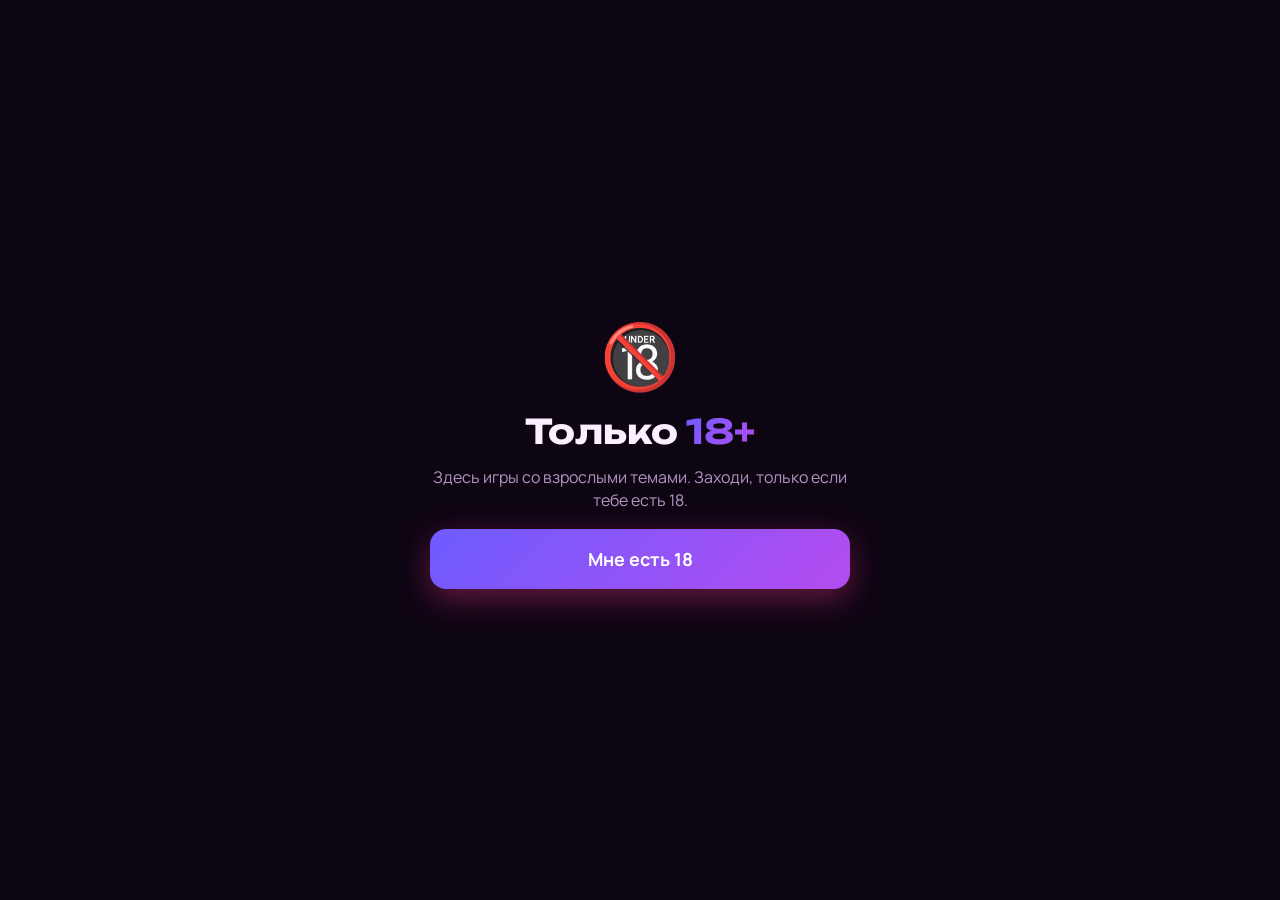
<file: spy.html>
<!doctype html>
<html lang="ru">
<head>
<meta charset="utf-8">
<meta name="viewport" content="width=device-width, initial-scale=1, maximum-scale=1, user-scalable=no, viewport-fit=cover">
<meta name="theme-color" content="#0e0513">
<meta name="apple-mobile-web-app-capable" content="yes">
<meta name="apple-mobile-web-app-status-bar-style" content="black-translucent">
<link rel="manifest" href="manifest.webmanifest">
<link rel="icon" href="icon.svg" type="image/svg+xml">
<link rel="apple-touch-icon" href="icon-192.png">
<link rel="preconnect" href="https://fonts.googleapis.com">
<link rel="preconnect" href="https://fonts.gstatic.com" crossorigin>
<link href="https://fonts.googleapis.com/css2?family=Manrope:wght@400;500;700;800&family=Unbounded:wght@600;700;800&display=swap" rel="stylesheet">
<link rel="stylesheet" href="common.css">
<title>Шпион</title>
<style>
  :root { --grad: linear-gradient(135deg, #6d5cff 0%, #b44cf0 100%); }
  .pass { flex: 1; display: flex; flex-direction: column; justify-content: center; align-items: center; gap: 18px; text-align: center; }
  .pass .step { color: var(--muted); font-weight: 700; }
  .flip { width: 100%; perspective: 1200px; }
  .flip-inner { position: relative; min-height: 330px; transition: transform 0.5s cubic-bezier(.2,.8,.2,1); transform-style: preserve-3d; }
  .flip.open .flip-inner { transform: rotateY(180deg); }
  .face {
    position: absolute; inset: 0; border-radius: 28px; backface-visibility: hidden; -webkit-backface-visibility: hidden;
    display: flex; flex-direction: column; align-items: center; justify-content: center; gap: 12px; padding: 24px; text-align: center;
    border: 1px solid rgba(255,255,255,0.12); box-shadow: 0 24px 60px rgba(0,0,0,0.5);
  }
  .face.front { background: linear-gradient(150deg, #3b2a8f, #121a4a); cursor: pointer; }
  .face.front .em { font-size: 84px; }
  .face.rear { transform: rotateY(180deg); background: linear-gradient(160deg, var(--card2), var(--card)); }
  .face.rear.spy { background: linear-gradient(150deg, #a1123c, #3d0820); }
  .face .em { font-size: 64px; line-height: 1; }
  .face .loc { font-family: var(--display); font-size: clamp(26px, 8vw, 36px); font-weight: 800; line-height: 1.15; }
  .ring-wrap { position: relative; width: min(72vw, 280px); aspect-ratio: 1; margin: 6px auto; }
  .ring-wrap svg { width: 100%; height: 100%; transform: rotate(-90deg); }
  .ring-wrap .t { position: absolute; inset: 0; display: flex; flex-direction: column; align-items: center; justify-content: center; }
  .ring-wrap .t b { font-family: var(--display); font-size: 52px; font-variant-numeric: tabular-nums; }
  .ring-wrap.low .t b { color: var(--red); }
  .loc-grid { display: grid; grid-template-columns: 1fr 1fr; gap: 6px; }
  .loc-grid div { padding: 10px; border-radius: 12px; background: var(--card); font-size: 14px; font-weight: 700; }
  .loc-grid div.x { opacity: 0.3; text-decoration: line-through; }
  .reveal-spies { display: flex; flex-wrap: wrap; justify-content: center; gap: 8px; }
  .reveal-spies span { padding: 10px 16px; border-radius: 999px; background: rgba(255,77,94,0.18); border: 1px solid var(--red); font-weight: 800; font-size: 18px; }
  .tips { color: var(--muted); font-size: 14px; line-height: 1.5; }
</style>
</head>
<body>

<!-- Настройки -->
<section class="screen active" id="setup">
  <div class="top"><a class="back" href="./">←</a><div class="title">Шпион 🕵️</div></div>

  <div class="panel">
    <h2>Игроки <span class="sub" id="pc"></span></h2>
    <div id="playersBox"></div>
  </div>

  <div class="panel">
    <h2>Локации</h2>
    <div class="chips" id="sets"></div>
  </div>

  <div class="panel">
    <div class="stepper"><span>Шпионов</span>
      <div class="ctrl"><button onclick="step('spies',-1)">−</button><span class="val" id="spiesVal"></span><button onclick="step('spies',1)">+</button></div></div>
    <div class="stepper"><span>Время, мин</span>
      <div class="ctrl"><button onclick="step('minutes',-1)">−</button><span class="val" id="minVal"></span><button onclick="step('minutes',1)">+</button></div></div>
  </div>

  <details class="panel rules">
    <summary>Правила</summary>
    <ul>
      <li>Телефон идёт по кругу: каждый тайно смотрит карточку. Все видят <b>одну локацию</b>, а шпион — только надпись «Ты шпион».</li>
      <li>Игроки по очереди задают друг другу вопросы про локацию: «Часто тут бываешь?», «Как тут одеваются?». Отвечай так, чтобы свои поняли, а шпион — нет.</li>
      <li><b>Шпион</b> побеждает, если до конца времени не вычислили, или если угадал локацию (может раскрыться в любой момент и назвать её).</li>
      <li><b>Мирные</b> побеждают, если единогласно указали на шпиона.</li>
    </ul>
  </details>
  <button class="primary sticky-bottom" id="startBtn" onclick="startGame()">Раздать карточки</button>
</section>

<!-- Передай телефон -->
<section class="screen" id="pass">
  <div class="top"><button class="back" id="abortBtn1" style="font-size:16px">✕</button><div class="title sub" id="passStep"></div></div>
  <div class="pass">
    <p class="sub">Передай телефон игроку</p>
    <p class="big" id="passName"></p>
    <div class="flip" id="flip">
      <div class="flip-inner">
        <div class="face front" onclick="reveal()">
          <span class="em">🂠</span>
          <b style="font-size:18px">Нажми, чтобы посмотреть</b>
          <span class="sub small">Убедись, что никто не подглядывает</span>
        </div>
        <div class="face rear" id="back"></div>
      </div>
    </div>
    <button class="primary wide" id="hideBtn" style="visibility:hidden" onclick="nextPlayer()">Запомнил, скрыть</button>
  </div>
</section>

<!-- Обсуждение -->
<section class="screen" id="play">
  <div class="top"><button class="back" id="abortBtn2" style="font-size:16px">✕</button><div class="title">Ищем шпиона</div>
    <button class="ghost icon-btn" id="pauseBtn" onclick="togglePause()">⏸</button></div>
  <div class="ring-wrap" id="ring">
    <svg viewBox="0 0 120 120"><circle cx="60" cy="60" r="54" fill="none" stroke="rgba(255,255,255,0.08)" stroke-width="8"/>
      <circle id="ringArc" cx="60" cy="60" r="54" fill="none" stroke="url(#g)" stroke-width="8" stroke-linecap="round" stroke-dasharray="339.3" stroke-dashoffset="0"/>
      <defs><linearGradient id="g" x1="0" y1="0" x2="1" y2="1"><stop offset="0" stop-color="#6d5cff"/><stop offset="1" stop-color="#ff3d8b"/></linearGradient></defs></svg>
    <div class="t"><b id="clock">5:00</b><span class="sub small" id="clockSub">осталось</span></div>
  </div>
  <div class="panel center">
    <p class="sub">Первым спрашивает</p>
    <p class="big" style="font-size:28px;margin-top:4px" id="firstAsk"></p>
  </div>
  <button class="ghost wide" onclick="showLocations()">📋 Все локации</button>
  <button class="primary" id="revealBtn">🗳 Голосуем — раскрыть</button>
</section>

<!-- Итог -->
<section class="screen" id="end">
  <div class="gate">
    <div style="font-size:64px">🕵️</div>
    <p class="sub" id="spyLabel">Шпион</p>
    <div class="reveal-spies" id="spyNames"></div>
    <div class="panel">
      <p class="sub small">Локация была</p>
      <p class="big" style="font-size:30px;margin-top:6px" id="locName"></p>
    </div>
    <button class="primary" onclick="startGame()">Ещё раунд</button>
    <button class="ghost" onclick="show('setup')">Настройки</button>
    <a class="btn ghost" href="./">Другие игры</a>
  </div>
</section>

<script src="common.js"></script>
<script>
const SETS = [
  { id: "normal", name: "🌍 Обычные", list: [
    "Пляж","Больница","Школа","Ресторан","Самолёт","Поезд дальнего следования","Подводная лодка","Космическая станция","Казино","Банк",
    "Полицейский участок","Цирк","Театр","Кинотеатр","Супермаркет","Спортзал","Зоопарк","Свадьба","Пиратский корабль","Военная база",
    "Отель","Университет","Офис","Автосервис","Дача","Аэропорт","Тюрьма","Парикмахерская","Музей","Горнолыжный курорт",
    "Круизный лайнер","Стройка","Детский лагерь","Библиотека","Рок-концерт","Почта"
  ]},
  { id: "adult", name: "🔞 18+", list: [
    "Стрип-клуб","Секс-шоп","Бордель","Свингер-вечеринка","Нудистский пляж","Мальчишник","Девичник","Отель на час","Вебкам-студия","Съёмки порно",
    "Гей-клуб","Кабинет сексолога","Бар в 4 утра","Вытрезвитель","Сауна","Кабинет гинеколога","Квартал красных фонарей","Афтепати","Тантра-ретрит","Медовый месяц",
    "Фетиш-вечеринка","Кальянная","Караоке после полуночи","Номер для новобрачных","Вписка у друга"
  ]},
  { id: "party", name: "🍾 Тусовки", list: [
    "Ночной клуб","Корпоратив","Новогодняя вечеринка","Выпускной","Хэллоуин-вечеринка","Пикник с шашлыками","Баня с друзьями","Пивной фестиваль","Рейв в лесу","Вечеринка у бассейна",
    "День рождения в боулинге","Квартирник","Фестиваль музыки","Караоке-бар","Пьяный автобус домой"
  ]}
];

let settings = Object.assign({ sets: ["normal", "adult"], spies: 1, minutes: 0 }, load("spy_settings") || {});
let game = null;
let timer = null;

function maxSpies() { return Math.max(1, Math.floor(Players.get().length / 3)); }
function autoMinutes() { return Math.min(10, Math.max(4, Players.get().length)); }

function renderSetup(ps) {
  ps = ps || Players.get();
  const n = ps.length;
  $("pc").textContent = n ? n + " чел." : "";
  settings.spies = Math.min(settings.spies, maxSpies());
  $("spiesVal").textContent = settings.spies;
  $("minVal").textContent = settings.minutes || autoMinutes();
  $("sets").innerHTML = SETS.map(s => `<button class="chip ${settings.sets.includes(s.id) ? "on" : ""}" onclick="toggleSet('${s.id}')">${s.name}<small>${s.list.length}</small></button>`).join("");
  $("startBtn").disabled = n < 3;
  $("startBtn").textContent = n < 3 ? `Нужно минимум 3 игрока` : "Раздать карточки";
}
function toggleSet(id) {
  const i = settings.sets.indexOf(id);
  if (i >= 0) { if (settings.sets.length > 1) settings.sets.splice(i, 1); }
  else settings.sets.push(id);
  renderSetup();
}
function step(key, d) {
  if (key === "spies") settings.spies = Math.min(maxSpies(), Math.max(1, settings.spies + d));
  else settings.minutes = Math.min(20, Math.max(2, (settings.minutes || autoMinutes()) + d));
  renderSetup();
}
function locations() {
  return SETS.filter(s => settings.sets.includes(s.id)).flatMap(s => s.list);
}

function startGame() {
  const ps = Players.get();
  if (ps.length < 3) { show("setup"); return; }
  store("spy_settings", settings);
  const locs = locations();
  const prev = game && game.location;
  let location = pick(locs);
  if (locs.length > 1) while (location === prev) location = pick(locs);
  const idx = shuffle(ps.map((_, i) => i)).slice(0, Math.min(settings.spies, maxSpies()));
  game = { players: ps.slice(), location, spies: idx, i: 0, locs: shuffle(locs.slice()), crossed: [] };
  showPass();
}
function showPass() {
  const g = game;
  $("passStep").textContent = `Карточка ${g.i + 1} из ${g.players.length}`;
  $("passName").textContent = g.players[g.i];
  $("flip").classList.remove("open");
  $("hideBtn").style.visibility = "hidden";
  const isSpy = g.spies.includes(g.i);
  // наполняем обратную сторону только после переворота, чтобы её не было видно в анимации
  $("back").className = "face rear" + (isSpy ? " spy" : "");
  $("back").innerHTML = "";
  show("pass");
}
function reveal() {
  if ($("flip").classList.contains("open")) return;
  const g = game, isSpy = g.spies.includes(g.i);
  $("back").innerHTML = isSpy
    ? `<span class="em">🕵️</span><div class="loc">Ты шпион</div><p class="sub">Слушай вопросы, вычисли локацию и не спались.${g.spies.length > 1 ? "<br>Шпионов несколько — вы не знаете друг друга." : ""}</p>`
    : `<span class="em">📍</span><span class="sub small">Локация</span><div class="loc">${esc(g.location)}</div><p class="sub">Среди вас шпион. Не называй место прямо!</p>`;
  $("flip").classList.add("open");
  buzz(40);
  setTimeout(() => $("hideBtn").style.visibility = "", 350);
}
function nextPlayer() {
  // защита от двойного тапа: пока карточка не открыта, дальше не идём
  if (!$("flip").classList.contains("open")) return;
  game.i++;
  $("flip").classList.remove("open");
  if (game.i < game.players.length) setTimeout(showPass, 200);
  else startDiscussion();
}

function startDiscussion() {
  const total = (settings.minutes || autoMinutes()) * 60000;
  $("firstAsk").textContent = pick(game.players);
  $("ring").classList.remove("low");
  $("pauseBtn").textContent = "⏸";
  $("pauseBtn").style.visibility = "";
  $("clockSub").textContent = "осталось";
  show("play");
  wantAwake();
  beep(660, 0.15);
  const C = 339.3;
  let lastSec = null;
  timer = makeTimer(total, ms => {
    const s = Math.ceil(ms / 1000);
    $("clock").textContent = Math.floor(s / 60) + ":" + String(s % 60).padStart(2, "0");
    $("ringArc").setAttribute("stroke-dashoffset", C * (1 - ms / total));
    $("ring").classList.toggle("low", s <= 30);
    if (s !== lastSec && s <= 5 && s > 0) beep(880, 0.08, 0.1);
    lastSec = s;
  }, () => {
    buzz([300, 100, 300]);
    beep(440, 0.8, 0.2);
    $("clockSub").textContent = "время вышло — голосуйте!";
    $("pauseBtn").style.visibility = "hidden";
    toast("⏰ Время вышло! Голосуйте");
  });
  timer.start();
}
function togglePause() {
  if (timer.running) { timer.pause(); $("pauseBtn").textContent = "▶"; $("clockSub").textContent = "пауза"; }
  else { timer.start(); $("pauseBtn").textContent = "⏸"; $("clockSub").textContent = "осталось"; }
}
// Список локаций — шпиону удобно вычёркивать варианты
function showLocations() {
  openSheet(`<h2 style="margin-bottom:6px">Все локации</h2><p class="sub small" style="margin-bottom:12px">Тапни, чтобы вычеркнуть</p>
    <div class="loc-grid" id="locGrid">${game.locs.map((l, i) => `<div data-i="${i}" class="${game.crossed.includes(i) ? "x" : ""}">${esc(l)}</div>`).join("")}</div>`);
  $("locGrid").onclick = e => {
    const d = e.target.closest("[data-i]");
    if (!d) return;
    const i = +d.dataset.i, k = game.crossed.indexOf(i);
    k >= 0 ? game.crossed.splice(k, 1) : game.crossed.push(i);
    d.classList.toggle("x");
  };
}
function revealSpy() {
  timer && timer.stop();
  $("spyLabel").textContent = game.spies.length > 1 ? "Шпионы" : "Шпион";
  $("spyNames").innerHTML = game.spies.map(i => `<span>${esc(game.players[i])}</span>`).join("");
  $("locName").textContent = game.location;
  buzz([60, 60, 200]);
  show("end");
}
armButton($("revealBtn"), "Точно раскрыть? Нажми ещё раз", revealSpy);
const abort = () => { timer && timer.stop(); show("setup"); };
armButton($("abortBtn1"), "?", abort);
armButton($("abortBtn2"), "?", abort);

playersEditor($("playersBox"), renderSetup);
ageGate();
</script>
</body>
</html>
</file>
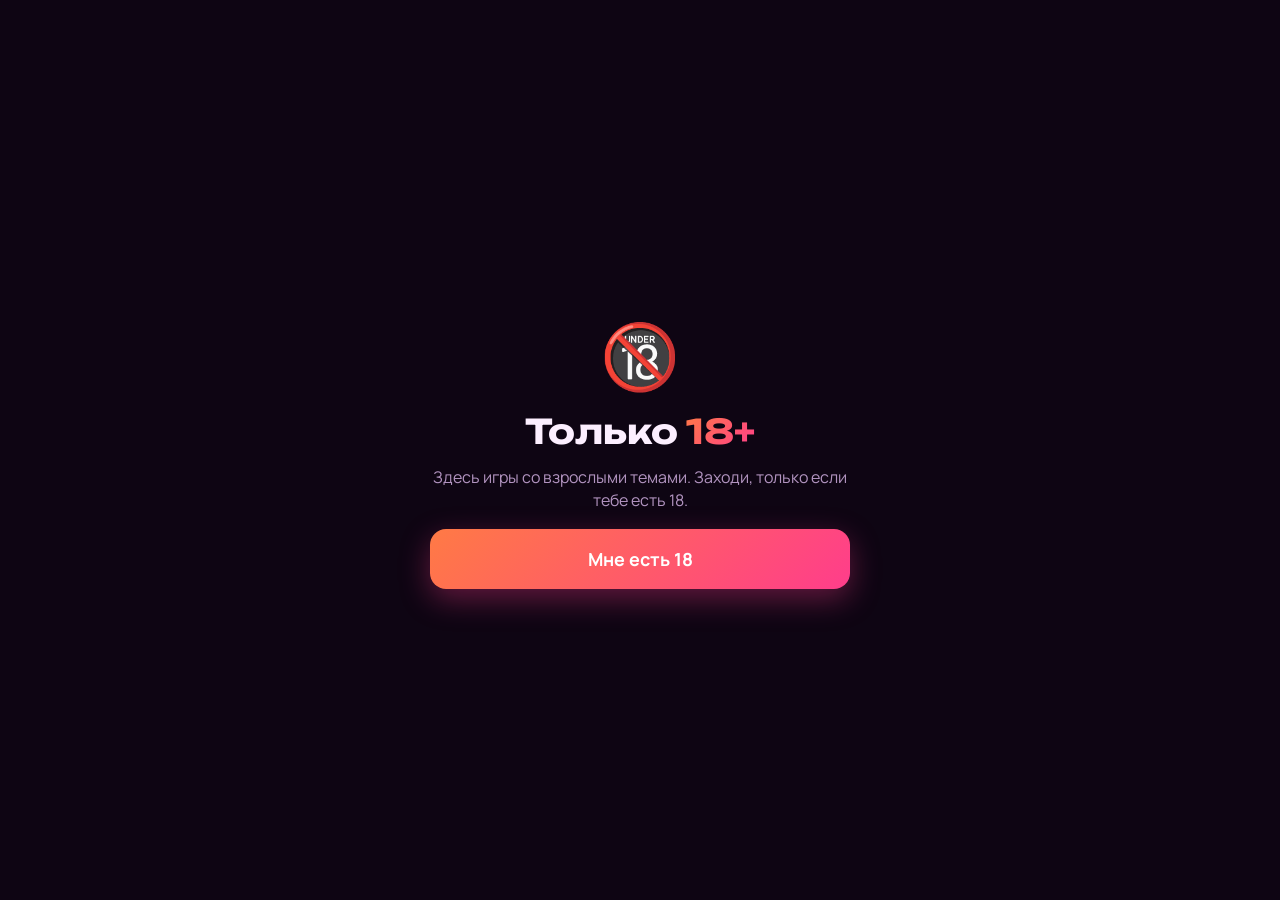
<file: truth.html>
<!doctype html>
<html lang="ru">
<head>
<meta charset="utf-8">
<meta name="viewport" content="width=device-width, initial-scale=1, maximum-scale=1, user-scalable=no, viewport-fit=cover">
<meta name="theme-color" content="#0e0513">
<meta name="apple-mobile-web-app-capable" content="yes">
<meta name="apple-mobile-web-app-status-bar-style" content="black-translucent">
<link rel="manifest" href="manifest.webmanifest">
<link rel="icon" href="icon.svg" type="image/svg+xml">
<link rel="apple-touch-icon" href="icon-192.png">
<link rel="preconnect" href="https://fonts.googleapis.com">
<link rel="preconnect" href="https://fonts.gstatic.com" crossorigin>
<link href="https://fonts.googleapis.com/css2?family=Manrope:wght@400;500;700;800&family=Unbounded:wght@600;700;800&display=swap" rel="stylesheet">
<link rel="stylesheet" href="common.css">
<title>Правда или действие</title>
<style>
  :root { --grad: linear-gradient(135deg, #ff7a45 0%, #ff3d8b 100%); }
  #play { min-height: 100dvh; }
  .turn { text-align: center; padding-top: 8px; }
  .turn .who { font-family: var(--display); font-size: clamp(30px, 10vw, 44px); font-weight: 800; margin-top: 4px; word-break: break-word; }
  .choose { flex: 1; display: grid; grid-template-rows: 1fr 1fr; gap: 14px; }
  .choose button { border-radius: 28px; font-family: var(--display); font-size: 30px; display: flex; flex-direction: column; align-items: center; justify-content: center; gap: 8px; box-shadow: 0 20px 50px rgba(0,0,0,0.4); }
  .choose button span { font-size: 54px; }
  .choose .t { background: linear-gradient(150deg, #6d5cff, #3b1f8f); color: #fff; }
  .choose .d { background: linear-gradient(150deg, #ff7a45, #d9265e); color: #fff; }
  .task { flex: 1; display: flex; flex-direction: column; justify-content: center; }
  .task-card {
    border-radius: 28px; padding: 28px 22px; min-height: 300px; display: flex; flex-direction: column; justify-content: center; gap: 16px; text-align: center;
    box-shadow: 0 24px 60px rgba(0,0,0,0.5); animation: dealIn 0.35s cubic-bezier(.2,.8,.2,1);
  }
  .task-card.t { background: linear-gradient(150deg, #6d5cff, #3b1f8f); }
  .task-card.d { background: linear-gradient(150deg, #ff7a45, #d9265e); }
  .task-card .kind { font-family: var(--display); font-size: 14px; letter-spacing: 2px; text-transform: uppercase; opacity: 0.8; }
  .task-card .txt { font-size: clamp(22px, 6.4vw, 28px); font-weight: 800; line-height: 1.3; }
  @keyframes dealIn { from { transform: translateY(30px) rotate(-3deg); opacity: 0; } to { transform: none; opacity: 1; } }
  .row2 { display: grid; grid-template-columns: 1fr 1fr; gap: 12px; }
  .done { background: rgba(46,229,157,0.14); color: var(--green); border: 1px solid rgba(46,229,157,0.6); padding: 18px; }
  .chicken { background: rgba(255,181,71,0.12); color: var(--amber); border: 1px solid rgba(255,181,71,0.6); padding: 18px; }
  .stats { display: flex; flex-direction: column; gap: 6px; }
  .stats div { display: flex; justify-content: space-between; padding: 10px 14px; border-radius: 12px; background: var(--card); font-weight: 700; }
</style>
</head>
<body>

<section class="screen active" id="setup">
  <div class="top"><a class="back" href="./">←</a><div class="title">Правда или действие</div></div>
  <div class="panel">
    <h2>Игроки <span class="sub" id="pc"></span></h2>
    <div id="playersBox"></div>
  </div>
  <div class="panel">
    <h2>Накал</h2>
    <div class="seg" id="levelSeg">
      <button data-v="light">🙂 Лайт</button>
      <button data-v="hot">🔥 Жара 18+</button>
      <button data-v="mix">🎲 Микс</button>
    </div>
    <h2 style="margin:16px 0 12px">Очерёдность</h2>
    <div class="seg" id="orderSeg">
      <button data-v="round">🔁 По кругу</button>
      <button data-v="random">🎯 Случайно</button>
    </div>
  </div>
  <details class="panel rules">
    <summary>Правила</summary>
    <ul>
      <li>Игрок выбирает: <b>правда</b> — честно отвечает, <b>действие</b> — выполняет задание.</li>
      <li>Не хочешь — <b>сливайся</b>: штрафной глоток (или что придумаете). Никто не обязан делать то, что ему неприятно.</li>
      <li>Задания с другим игроком — только если он не против.</li>
    </ul>
  </details>
  <button class="primary sticky-bottom" id="startBtn" onclick="startGame()">Играть</button>
</section>

<section class="screen" id="play">
  <div class="top"><button class="back" onclick="endGame()">✕</button><div class="title sub small" id="levelTag" style="text-align:right"></div></div>
  <div class="turn"><p class="sub">Ходит</p><div class="who" id="who"></div></div>
  <div class="choose" id="choose">
    <button class="t" onclick="choose('t')"><span>🤫</span>Правда</button>
    <button class="d" onclick="choose('d')"><span>🔥</span>Действие</button>
  </div>
  <div class="task" id="task" style="display:none">
    <div class="task-card" id="taskCard"><div class="kind" id="kind"></div><div class="txt" id="txt"></div></div>
  </div>
  <div class="row2" id="after" style="display:none">
    <button class="chicken" onclick="done(false)">🐔 Слился</button>
    <button class="done" onclick="done(true)">✓ Сделано</button>
  </div>
</section>

<section class="screen" id="stats">
  <div class="top"><a class="back" href="./">←</a><div class="title">Кто как играл</div></div>
  <div class="stats" id="statsList"></div>
  <button class="primary" onclick="show('play')">Продолжить</button>
  <button class="ghost" onclick="show('setup')">Настройки</button>
</section>

<script src="common.js"></script>
<script>
// {p} заменяется на случайного другого игрока; {p:в} {p:р} {p:д} {p:т} — в нужном падеже
const Q = {
  light: {
    t: [
      "Самая неловкая ситуация на свидании?","Кто тебе нравился в школе?","Что ты последнее гуглил(а)? Покажи.","Самая большая ложь родителям?",
      "За что тебе до сих пор стыдно?","Какой твой самый странный страх?","Кого из присутствующих ты бы взял(а) на необитаемый остров?",
      "Что бы ты изменил(а) в своей внешности?","Самый дурацкий поступок по пьяни?","О чём ты врёшь чаще всего?","Какое твоё самое странное хобби?",
      "Кому из бывших ты бы написал(а) прямо сейчас?","Твой самый неудачный подарок?","Какую тайну друга ты разболтал(а)?",
      "Что самое детское ты делаешь до сих пор?","На какой знаменитости ты бы женился / вышла замуж?","Самая глупая причина расставания?",
      "Что ты делаешь, когда думаешь, что никто не видит?","Самый плохой поступок на работе или учёбе?","Что ты на самом деле думаешь про {p:в}?",
      "Если бы ты мог(ла) поменяться жизнью с кем-то из комнаты — с кем?","Какое прозвище у тебя было в детстве?","Сколько раз ты нажимаешь «отложить» на будильнике?"
    ],
    d: [
      "Изобрази курицу 30 секунд.","Покажи последнее фото в галерее.","Говори с акцентом до своего следующего хода.","Сделай 15 приседаний.",
      "Спой куплет любой песни.","Позвони другу и скажи, что любишь его.","Дай {p:д} прочитать твоё последнее сообщение.","Станцуй без музыки 30 секунд.",
      "Изобрази {p:в} так, чтобы все угадали.","Поставь аватарку, которую выберет {p}, на час.","Говори только шёпотом до следующего хода.",
      "Расскажи анекдот. Никто не засмеялся — штрафной.","Сделай комплимент каждому в комнате.","Пройдись по комнате как модель на подиуме.",
      "Отправь маме «Я тебя люблю» без пояснений.","Покажи свою лучшую пьяную походку.","Попробуй лизнуть свой локоть.",
      "Не смейся минуту, пока все тебя смешат.","Пусть {p} нарисует что-нибудь у тебя на руке.","Изобрази тюленя, пока {p} не засмеётся.",
      "Прочитай вслух последнее голосовое… голосом диктора новостей.","Обменяйся с {p:т} носками до конца игры."
    ]
  },
  hot: {
    t: [
      "Сколько у тебя было партнёров?","Самое странное место, где у тебя был секс?","Твоя тайная фантазия?","Кто из присутствующих самый сексуальный?",
      "Самый неудачный секс в жизни?","Ты когда-нибудь изменял(а)?","Что тебя заводит больше всего?","Был секс на одну ночь? Расскажи.",
      "С кем из присутствующих ты бы пошёл / пошла на свидание?","Любимая поза?","Притворялся(лась) когда-нибудь в постели?","Когда у тебя последний раз был секс?",
      "Самое пошлое сообщение, которое ты отправлял(а)?","Смотришь порно? Какое?","Самый безумный поцелуй в жизни?","Секс на работе или учёбе — было?",
      "Отправлял(а) нюдсы? Кому?","Что ты любишь в теле партнёра больше всего?","Тройничок — да или нет? С кем?","Есть у тебя фетиш? Какой?",
      "Кто из бывших был лучшим в постели и почему?","Тебя ловили в процессе? Кто?","Чего ты никогда не сделаешь в постели?",
      "Кого из присутствующих ты бы поцеловал(а) прямо сейчас?","Что ты подумал(а), когда впервые увидел(а) {p:в}?","Оцени поцелуй {p:р} от 1 до 10, если знаешь.",
      "Самый смелый наряд, в котором ты выходил(а) из дома?"
    ],
    d: [
      "Станцуй сексуальный танец для {p:р} 30 секунд.","Поцелуй {p:в} в щёку.","Сделай {p:д} массаж плеч минуту.","Сними один предмет одежды (аксессуары не считаются).",
      "Изобрази оргазм максимально убедительно.","Прошепчи {p:д} на ухо что-нибудь пошлое.","Сядь на колени к {p:д} до своего следующего хода.",
      "Покажи свою самую сексуальную позу для фото.","Отправь бывшему(ей) смайлик 😏.","Покажи на своей руке, как ты целуешься.",
      "Прочитай вслух последнее флиртующее сообщение в телефоне.","Изобрази стриптиз под любую песню 30 секунд (без раздевания).",
      "Обними {p:в} и не отпускай 30 секунд.","Покажи историю браузера за вчера.","Говори с {p:т} соблазнительным голосом до своего следующего хода.",
      "Изобрази, как ты соблазняешь {p:в} в баре.","Дай {p:д} выложить что угодно в твои сторис.","Сделай боди-шот с {p:т} (или съешь дольку лимона с его/её руки).",
      "Опиши в трёх словах, как бы прошла ночь с {p:т}.","Поменяйся с {p:т} одним предметом одежды до конца игры.","Станцуй тверк 15 секунд.",
      "Поцелуй {p:в} в шею (если {p} не против).","Посмотри {p:д} в глаза 30 секунд, не смеясь.","Сделай {p:д} комплимент про внешность — максимально конкретно."
    ]
  }
};

let settings = Object.assign({ level: "mix", order: "round" }, load("truth_settings") || {});
let g = null;

function bindSeg(id, key) {
  document.querySelectorAll(`#${id} button`).forEach(b => b.onclick = () => { settings[key] = b.dataset.v; renderSeg(); });
}
function renderSeg() {
  [["levelSeg", "level"], ["orderSeg", "order"]].forEach(([id, key]) =>
    document.querySelectorAll(`#${id} button`).forEach(b => b.classList.toggle("on", b.dataset.v === settings[key])));
}
bindSeg("levelSeg", "level"); bindSeg("orderSeg", "order"); renderSeg();

function onPlayers(ps) {
  $("pc").textContent = ps.length ? ps.length + " чел." : "";
  $("startBtn").disabled = ps.length < 2;
  $("startBtn").textContent = ps.length < 2 ? "Нужно минимум 2 игрока" : "Играть";
}

function deckFor(kind) {
  const lv = settings.level;
  const src = lv === "mix" ? Q.light[kind].concat(Q.hot[kind]) : Q[lv][kind];
  return shuffle(src.slice());
}
function startGame() {
  store("truth_settings", settings);
  const ps = Players.get();
  g = { players: ps, i: -1, decks: { t: deckFor("t"), d: deckFor("d") }, stats: ps.map(() => ({ done: 0, chicken: 0 })) };
  $("levelTag").textContent = { light: "🙂 Лайт", hot: "🔥 Жара 18+", mix: "🎲 Микс" }[settings.level];
  wantAwake();
  nextTurn();
  show("play");
}
function nextTurn() {
  const n = g.players.length;
  if (settings.order === "random") {
    let i; do { i = Math.floor(Math.random() * n); } while (n > 1 && i === g.i);
    g.i = i;
  } else g.i = (g.i + 1) % n;
  $("who").textContent = g.players[g.i];
  $("who").style.color = Players.color(g.i);
  $("choose").style.display = "";
  $("task").style.display = "none";
  $("after").style.display = "none";
}
function choose(kind) {
  if (!g.decks[kind].length) g.decks[kind] = deckFor(kind);
  const others = g.players.filter((_, i) => i !== g.i);
  const target = others.length ? pick(others) : "сосед";
  const text = g.decks[kind].pop().replace(/\{p(?::(.))?\}/g, (_, c) => decline(target, c));
  $("taskCard").className = "task-card " + kind;
  $("kind").textContent = kind === "t" ? "🤫 Правда" : "🔥 Действие";
  $("txt").textContent = text;
  $("choose").style.display = "none";
  $("task").style.display = "";
  $("after").style.display = "";
  // перезапуск анимации
  $("taskCard").style.animation = "none"; void $("taskCard").offsetWidth; $("taskCard").style.animation = "";
  buzz(30);
}
function done(ok) {
  g.stats[g.i][ok ? "done" : "chicken"]++;
  if (!ok) toast("🐔 Штрафной!");
  nextTurn();
}
function endGame() {
  $("statsList").innerHTML = g.players.map((p, i) => `<div><span>${esc(p)}</span><span>✓ ${g.stats[i].done} · 🐔 ${g.stats[i].chicken}</span></div>`).join("");
  show("stats");
}

playersEditor($("playersBox"), onPlayers);
ageGate();
</script>
</body>
</html>
</file>
<file: common.css>
/* Общие стили для всех игр */
:root {
  --bg: #0e0513;
  --bg2: #190a21;
  --card: #241030;
  --card2: #2e143c;
  --text: #fcefff;
  --muted: #b294c0;
  --line: rgba(255, 255, 255, 0.09);
  --pink: #ff3d8b;
  --violet: #8b5cf6;
  --green: #2ee59d;
  --red: #ff4d5e;
  --amber: #ffb547;
  --cyan: #38d9f5;
  --grad: linear-gradient(135deg, #ff3d8b 0%, #b44cf0 100%);
  --safe-t: env(safe-area-inset-top, 0px);
  --safe-b: env(safe-area-inset-bottom, 0px);
  --display: "Unbounded", system-ui, sans-serif;
  --body: "Manrope", system-ui, -apple-system, "Segoe UI", Roboto, sans-serif;
}
* { box-sizing: border-box; -webkit-tap-highlight-color: transparent; }
html, body { margin: 0; min-height: 100%; }
body {
  background:
    radial-gradient(600px 400px at 15% -10%, rgba(255, 61, 139, 0.28), transparent 70%),
    radial-gradient(500px 420px at 110% 10%, rgba(139, 92, 246, 0.26), transparent 70%),
    var(--bg);
  background-attachment: fixed;
  color: var(--text);
  font-family: var(--body);
  font-size: 16px;
  overscroll-behavior: none;
  -webkit-user-select: none; user-select: none;
  -webkit-touch-callout: none;
}
input, textarea { -webkit-user-select: text; user-select: text; }

/* Экраны */
.screen {
  display: none; min-height: 100dvh; max-width: 520px; margin: 0 auto;
  padding: calc(14px + var(--safe-t)) 16px calc(18px + var(--safe-b));
  flex-direction: column; gap: 14px;
  animation: fadeIn 0.25s ease;
}
.screen.active { display: flex; }
@keyframes fadeIn { from { opacity: 0; transform: translateY(6px); } to { opacity: 1; transform: none; } }

/* Шапка */
.top { display: flex; align-items: center; gap: 10px; min-height: 44px; }
.top .title { font-family: var(--display); font-size: 20px; font-weight: 700; flex: 1; }
.back {
  width: 44px; height: 44px; border-radius: 14px; display: grid; place-items: center;
  background: var(--card); border: 1px solid var(--line); color: var(--text); text-decoration: none; font-size: 20px;
}
h1, h2, h3 { font-family: var(--display); margin: 0; }
h1 { font-size: 34px; line-height: 1.05; }
h2 { font-size: 18px; }
.accent { background: var(--grad); -webkit-background-clip: text; background-clip: text; color: transparent; }
.sub { color: var(--muted); margin: 0; line-height: 1.45; }
.small { font-size: 13px; }
.center { text-align: center; }

/* Панели */
.panel { background: rgba(36, 16, 48, 0.72); border: 1px solid var(--line); border-radius: 20px; padding: 16px; backdrop-filter: blur(8px); }
.panel > h2 { margin-bottom: 12px; display: flex; align-items: center; justify-content: space-between; gap: 8px; }
.panel > h2 .sub { font-family: var(--body); font-size: 13px; font-weight: 500; }

/* Кнопки */
button, .btn {
  font: inherit; border: none; border-radius: 16px; padding: 14px 18px; cursor: pointer;
  background: var(--card2); color: var(--text); font-weight: 700; font-size: 16px;
  touch-action: manipulation; text-decoration: none; text-align: center; display: inline-block;
  transition: transform 0.1s ease, opacity 0.15s;
}
button:active, .btn:active { transform: scale(0.96); }
button:disabled { opacity: 0.35; pointer-events: none; }
.primary { background: var(--grad); color: #fff; font-size: 18px; padding: 18px; box-shadow: 0 10px 30px rgba(255, 61, 139, 0.35); }
.ghost { background: transparent; border: 1px solid var(--line); }
.icon-btn { width: 44px; height: 44px; padding: 0; border-radius: 14px; font-size: 18px; }
.wide { width: 100%; }
.sticky-bottom { position: sticky; bottom: calc(10px + var(--safe-b)); margin-top: auto; z-index: 3; }
.armed { border-color: var(--red) !important; color: var(--red) !important; }

/* Чипы и переключатели */
.chips { display: flex; flex-wrap: wrap; gap: 8px; }
.chip {
  padding: 10px 14px; border-radius: 999px; background: var(--card); border: 1px solid var(--line);
  font-size: 15px; font-weight: 700;
}
.chip small { color: var(--muted); font-weight: 500; margin-left: 4px; }
.chip.on { background: rgba(255, 61, 139, 0.16); border-color: var(--pink); color: #fff; }
.seg { display: flex; background: var(--bg2); border: 1px solid var(--line); border-radius: 14px; padding: 4px; gap: 4px; }
.seg button { flex: 1; padding: 11px 8px; border-radius: 11px; background: transparent; color: var(--muted); font-size: 15px; }
.seg button.on { background: var(--card2); color: var(--text); box-shadow: 0 2px 10px rgba(0, 0, 0, 0.3); }
.stepper { display: flex; align-items: center; justify-content: space-between; gap: 10px; }
.stepper + .stepper, .seg + .stepper, .stepper + .seg { margin-top: 14px; }
.stepper .ctrl { display: flex; align-items: center; gap: 8px; }
.stepper .val { min-width: 54px; text-align: center; font-family: var(--display); font-size: 20px; font-weight: 700; font-variant-numeric: tabular-nums; }
.stepper button { width: 44px; height: 44px; padding: 0; font-size: 22px; border-radius: 14px; }
.tag { display: inline-flex; align-items: center; gap: 4px; padding: 5px 10px; border-radius: 999px; background: var(--card); border: 1px solid var(--line); color: var(--muted); font-size: 13px; font-weight: 600; }
details.rules summary { cursor: pointer; font-family: var(--display); font-weight: 700; list-style: none; display: flex; justify-content: space-between; }
details.rules summary::after { content: "＋"; color: var(--muted); }
details.rules[open] summary::after { content: "－"; }
details.rules ul { color: var(--muted); font-size: 14px; line-height: 1.55; margin: 12px 0 0; padding-left: 18px; }
details.rules b { color: var(--text); }

/* Игроки */
.add-row { display: flex; gap: 8px; }
.add-row input {
  flex: 1; min-width: 0; padding: 14px; border-radius: 14px; border: 1px solid var(--line);
  background: var(--bg2); color: var(--text); font: inherit; font-size: 16px;
}
.add-row input:focus { outline: 2px solid var(--pink); outline-offset: -1px; }
.add-row button { width: 52px; padding: 0; font-size: 24px; background: var(--grad); color: #fff; }
.players { display: flex; flex-wrap: wrap; gap: 8px; margin-top: 12px; }
.player {
  display: inline-flex; align-items: center; gap: 6px; padding: 7px 6px 7px 12px; border-radius: 999px;
  background: var(--card2); border: 1px solid var(--line); font-weight: 700; font-size: 15px;
  animation: pop 0.2s ease;
}
.player .x { width: 26px; height: 26px; padding: 0; border-radius: 50%; font-size: 14px; background: rgba(255, 255, 255, 0.08); color: var(--muted); }
.player .dot { width: 8px; height: 8px; border-radius: 50%; }
@keyframes pop { from { transform: scale(0.7); opacity: 0; } to { transform: none; opacity: 1; } }
.empty { color: var(--muted); font-size: 14px; padding: 6px 2px 0; }

/* Табло */
.scores { display: flex; flex-direction: column; gap: 8px; }
.score-row { display: flex; justify-content: space-between; align-items: center; padding: 12px 14px; border-radius: 16px; background: var(--card); border: 1px solid var(--line); }
.score-row.current { border-color: var(--pink); box-shadow: 0 0 0 1px var(--pink) inset; }
.score-row .pts { font-family: var(--display); font-size: 22px; font-weight: 700; margin-left: 14px; }
.score-row .members { color: var(--muted); font-size: 13px; margin-top: 2px; }
.progress { height: 5px; background: rgba(255, 255, 255, 0.07); border-radius: 3px; margin-top: 8px; overflow: hidden; }
.progress i { display: block; height: 100%; background: var(--grad); border-radius: 3px; }

.big { font-family: var(--display); font-size: 44px; font-weight: 800; text-align: center; margin: 0; line-height: 1.1; word-break: break-word; }
.gate { text-align: center; display: flex; flex-direction: column; gap: 16px; justify-content: center; flex: 1; }

/* Нижняя шторка */
.sheet-bg { position: fixed; inset: 0; background: rgba(0, 0, 0, 0.6); z-index: 20; display: none; }
.sheet-bg.show { display: block; }
.sheet {
  position: fixed; left: 0; right: 0; bottom: 0; max-width: 520px; margin: 0 auto; max-height: 80dvh; overflow: auto;
  background: var(--bg2); border-radius: 24px 24px 0 0; border: 1px solid var(--line); z-index: 21;
  padding: 10px 16px calc(20px + var(--safe-b)); transform: translateY(105%); transition: transform 0.25s ease;
}
.sheet.show { transform: none; }
.sheet .grab { width: 40px; height: 5px; border-radius: 3px; background: var(--line); margin: 0 auto 14px; }

.toast {
  position: fixed; left: 50%; top: calc(16px + var(--safe-t)); transform: translate(-50%, -150%);
  background: var(--card2); border: 1px solid var(--line); padding: 12px 18px; border-radius: 14px; z-index: 30;
  font-weight: 700; transition: transform 0.25s ease; box-shadow: 0 10px 30px rgba(0, 0, 0, 0.4);
}
.toast.show { transform: translate(-50%, 0); }
</file>
